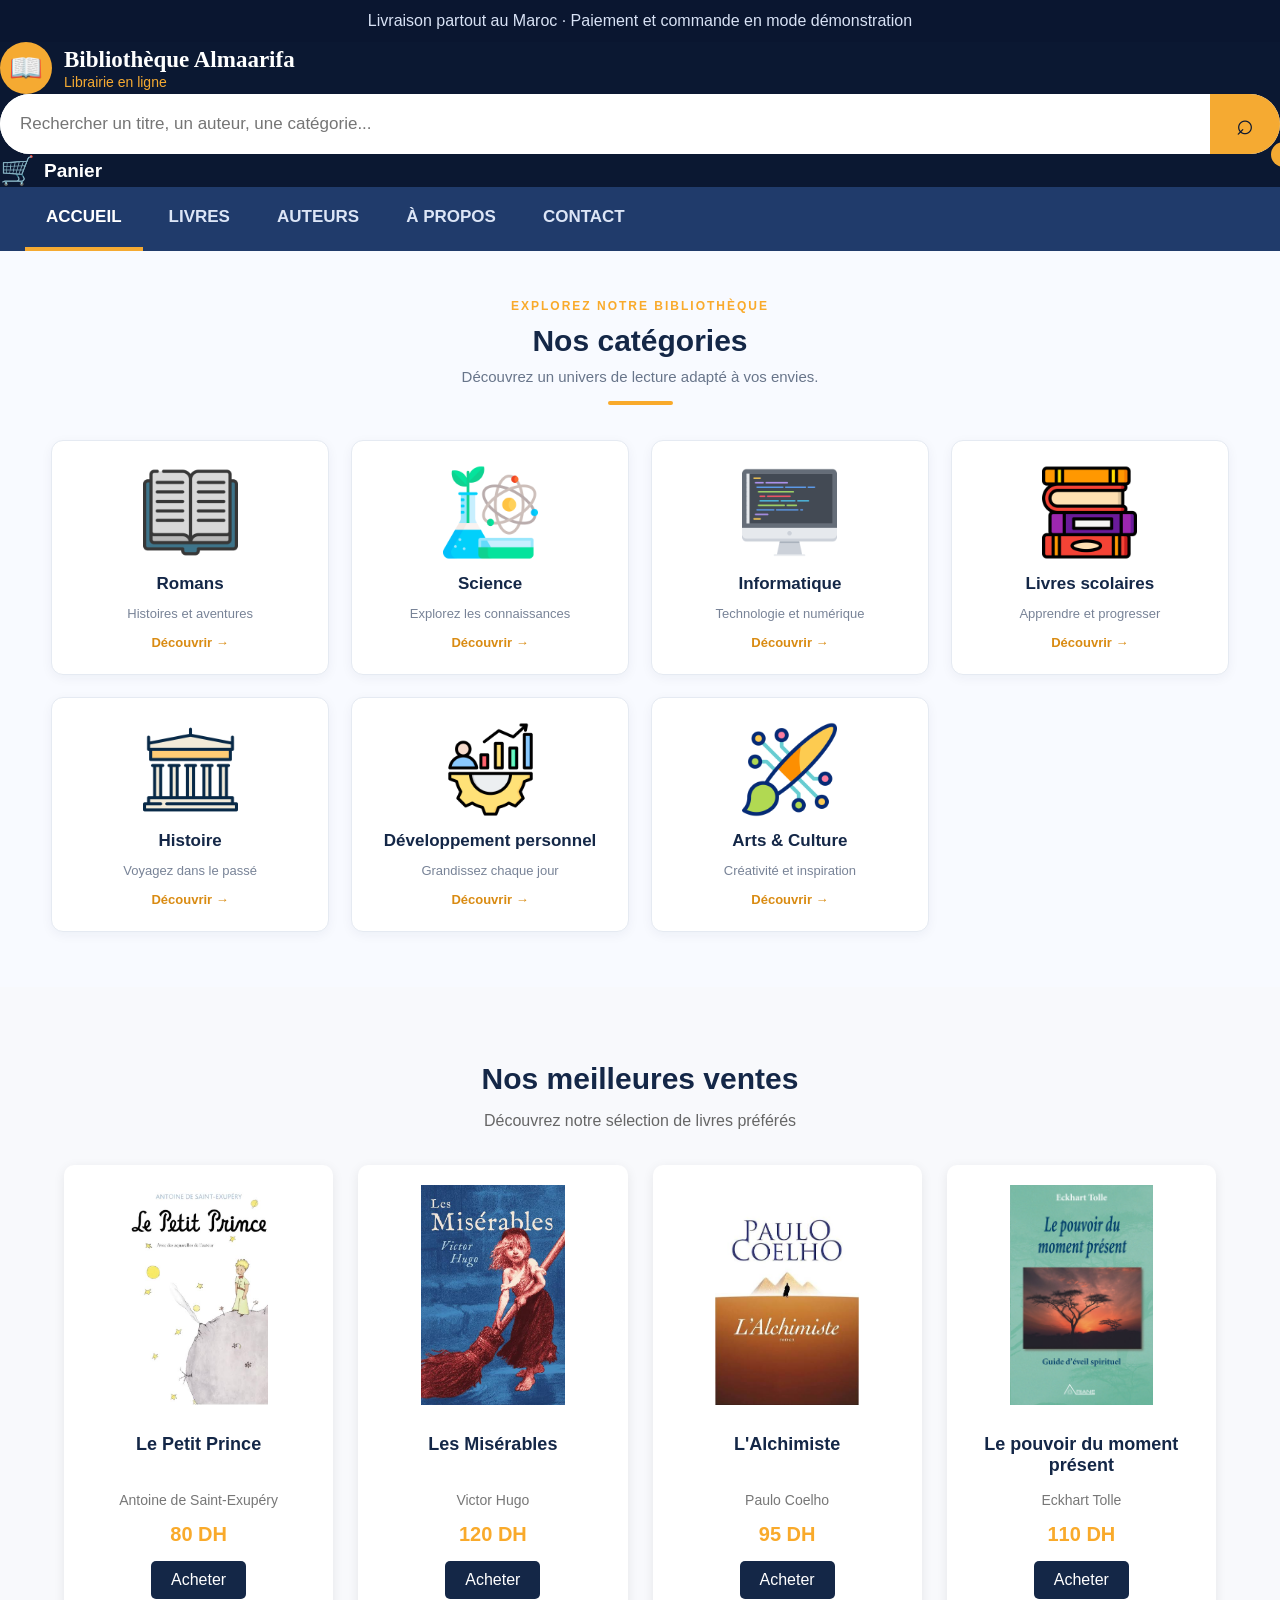
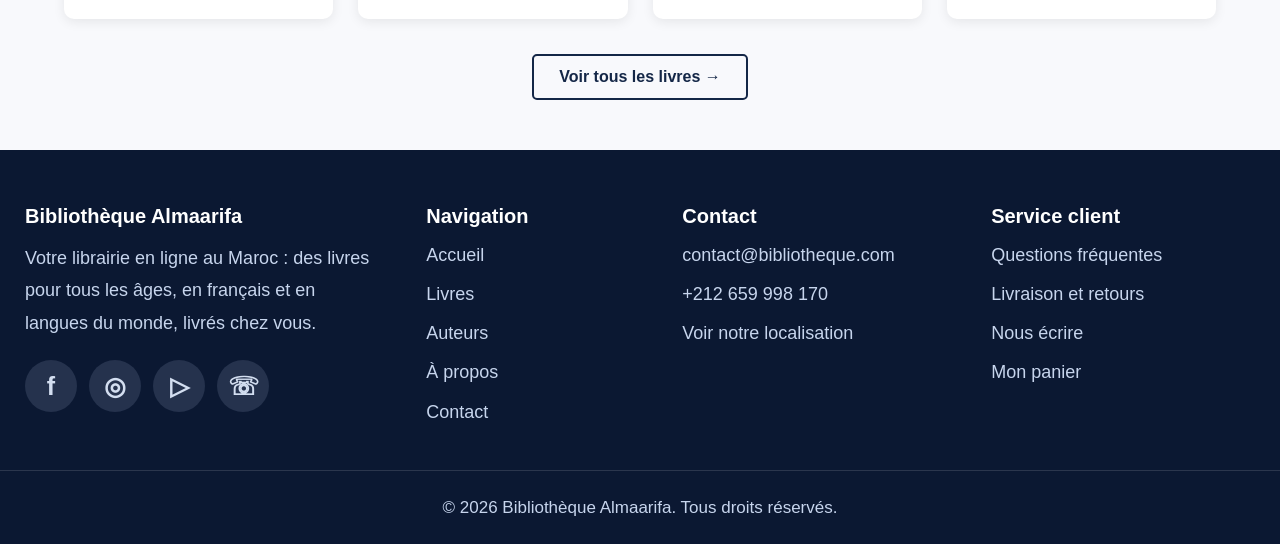
<file: index.html>
<!DOCTYPE html>
<html lang="fr">

<head>
    <meta charset="UTF-8">
    <meta name="viewport" content="width=device-width, initial-scale=1.0">
    <title>Ma Bibliothèque</title>
    <link rel="stylesheet" href="style.css">
</head>

<body>
    <header class="site-header">

        <div class="top-bar">
            Livraison partout au Maroc · Paiement et commande en mode démonstration
        </div>

        <div class="header-main">

            <a href="index.html" class="logo">
                <span class="logo-icon">📖</span>
                <span class="logo-text">
                    <strong>Bibliothèque Almaarifa</strong>
                    <small>Librairie en ligne</small>
                </span>
            </a>

            <form class="search-bar" action="#" method="get">
                <input type="search" name="recherche" placeholder="Rechercher un titre, un auteur, une catégorie...">
                <button type="submit" aria-label="Rechercher">⌕</button>
            </form>

            <a href="#" class="cart">
                <span class="cart-icon">🛒</span>
                <strong>Panier</strong>
                <span class="cart-count">0</span>
            </a>

        </div>

        <nav class="main-nav">
            <div class="nav-container">
                <a href="index.html" class="active">ACCUEIL</a>
                <a href="Livres.html">LIVRES</a>
                <a href="Auteurs.html">AUTEURS</a>
                <a href="À propos.html">À PROPOS</a>
                <a href="contact.html">CONTACT</a>
            </div>
        </nav>
        
        <section class="categories-section" id="categories">

            <div class="categories-header">
                <span class="categories-subtitle">EXPLOREZ NOTRE BIBLIOTHÈQUE</span>
                <h2>Nos catégories</h2>
                <p>Découvrez un univers de lecture adapté à vos envies.</p>
                <div class="categories-line"></div>
            </div>

            <div class="categories-container">

                <a href="Livres.html" class="category-card">
                    <div class="category-icon">
                        <img src="livre.png" alt="Romans">
                    </div>
                    <h3>Romans</h3>
                    <p>Histoires et aventures</p>
                    <span class="category-link">Découvrir →</span>
                </a>

                <a href="Livres.html" class="category-card">
                    <div class="category-icon">
                        <img src="science.png" alt="Science">
                    </div>
                    <h3>Science</h3>
                    <p>Explorez les connaissances</p>
                    <span class="category-link">Découvrir →</span>
                </a>

                <a href="Livres.html" class="category-card">
                    <div class="category-icon">
                        <img src="programmation.png" alt="Informatique">
                    </div>
                    <h3>Informatique</h3>
                    <p>Technologie et numérique</p>
                    <span class="category-link">Découvrir →</span>
                </a>

                <a href="Livres.html" class="category-card">
                    <div class="category-icon">
                        <img src="pile.livres.png" alt="Livres scolaires">
                    </div>
                    <h3>Livres scolaires</h3>
                    <p>Apprendre et progresser</p>
                    <span class="category-link">Découvrir →</span>
                </a>

                <a href="Livres.html" class="category-card">
                    <div class="category-icon">
                        <img src="histoire.png" alt="Histoire">
                    </div>
                    <h3>Histoire</h3>
                    <p>Voyagez dans le passé</p>
                    <span class="category-link">Découvrir →</span>
                </a>

                <a href="Livres.html" class="category-card">
                    <div class="category-icon">
                        <img src="self-development.png" alt="Développement personnel">
                    </div>
                    <h3>Développement personnel</h3>
                    <p>Grandissez chaque jour</p>
                    <span class="category-link">Découvrir →</span>
                </a>

                <a href="Livres.html" class="category-card">
                    <div class="category-icon">
                        <img src="art-et-technologie.png" alt="Arts et Culture">
                    </div>
                    <h3>Arts &amp; Culture</h3>
                    <p>Créativité et inspiration</p>
                    <span class="category-link">Découvrir →</span>
                </a>

            </div>

        </section>


        <!-- Section Nos meilleures ventes -->
        <section class="meilleures-ventes">

            <h2>Nos meilleures ventes</h2>
            <p class="description">
                Découvrez notre sélection de livres préférés
            </p>

            <div class="livres-container">

                <div class="livre">
                    <img src="images.jpg" alt="Le Petit Prince">
                    <h3>Le Petit Prince</h3>
                    <p class="auteur">Antoine de Saint-Exupéry</p>
                    <p class="prix">80 DH</p>
                    <a href="#" class="btn-acheter">Acheter</a>
                </div>

                <div class="livre">
                    <img src="les mesirables.jpg" alt="Les Misérables">
                    <h3>Les Misérables</h3>
                    <p class="auteur">Victor Hugo</p>
                    <p class="prix">120 DH</p>
                    <a href="#" class="btn-acheter">Acheter</a>
                </div>

                <div class="livre">
                    <img src="lalchimeste.jpg" alt="L'Alchimiste">
                    <h3>L'Alchimiste</h3>
                    <p class="auteur">Paulo Coelho</p>
                    <p class="prix">95 DH</p>
                    <a href="#" class="btn-acheter">Acheter</a>
                </div>

                <div class="livre">
                    <img src="le-pouvoir-du-moment-present.jpg" alt="Le pouvoir du moment présent">
                    <h3>Le pouvoir du moment présent</h3>
                    <p class="auteur">Eckhart Tolle</p>
                    <p class="prix">110 DH</p>
                    <a href="#" class="btn-acheter">Acheter</a>
                </div>

            </div>

            <a href="Livres.html" class="voir-plus">
                Voir tous les livres →
            </a>

        </section>

        <footer class="site-footer">

            <div class="footer-container">

                <!-- Colonne 1 : Présentation -->
                <div class="footer-column footer-about">
                    <h3>Bibliothèque Almaarifa</h3>

                    <p>
                        Votre librairie en ligne au Maroc : des livres
                        pour tous les âges, en français et en langues
                        du monde, livrés chez vous.
                    </p>

                    <div class="social-links">
                        <a href="#" aria-label="Facebook">f</a>
                        <a href="#" aria-label="Instagram">◎</a>
                        <a href="#" aria-label="YouTube">▷</a>
                        <a href="#" aria-label="WhatsApp">☏</a>
                    </div>
                </div>

                <!-- Colonne 2 : Navigation -->
                <div class="footer-column">
                    <h3>Navigation</h3>
                    <a href="index.html">Accueil</a>
                    <a href="Livres.html">Livres</a>
                    <a href="Auteurs.html">Auteurs</a>
                    <a href="À propos.html">À propos</a>
                    <a href="contact.html">Contact</a>
                </div>

                <!-- Colonne 3 : Contact -->
                <div class="footer-column">
                    <h3>Contact</h3>
                    <a href="mailto:contact@bibliotheque.com">contact@bibliotheque.com</a>
                    <a href="tel:+212659 998 170">+212 659 998 170</a>
                    <a href="https://www.google.com/maps/search/?api=1&query=Agadir+Maroc" target="_blank"> Voir notre
                        localisation</a>
                </div>

                <!-- Colonne 4 : Service client -->
                <div class="footer-column">
                    <h3>Service client</h3>
                    <a href="#">Questions fréquentes</a>
                    <a href="#">Livraison et retours</a>
                    <a href="#">Nous écrire</a>
                    <a href="#">Mon panier</a>
                </div>

            </div>

            <div class="footer-bottom">
                <p>
                    © 2026 Bibliothèque Almaarifa. Tous droits réservés.
                </p>
            </div>

        </footer>
</body>

</html>
</file>
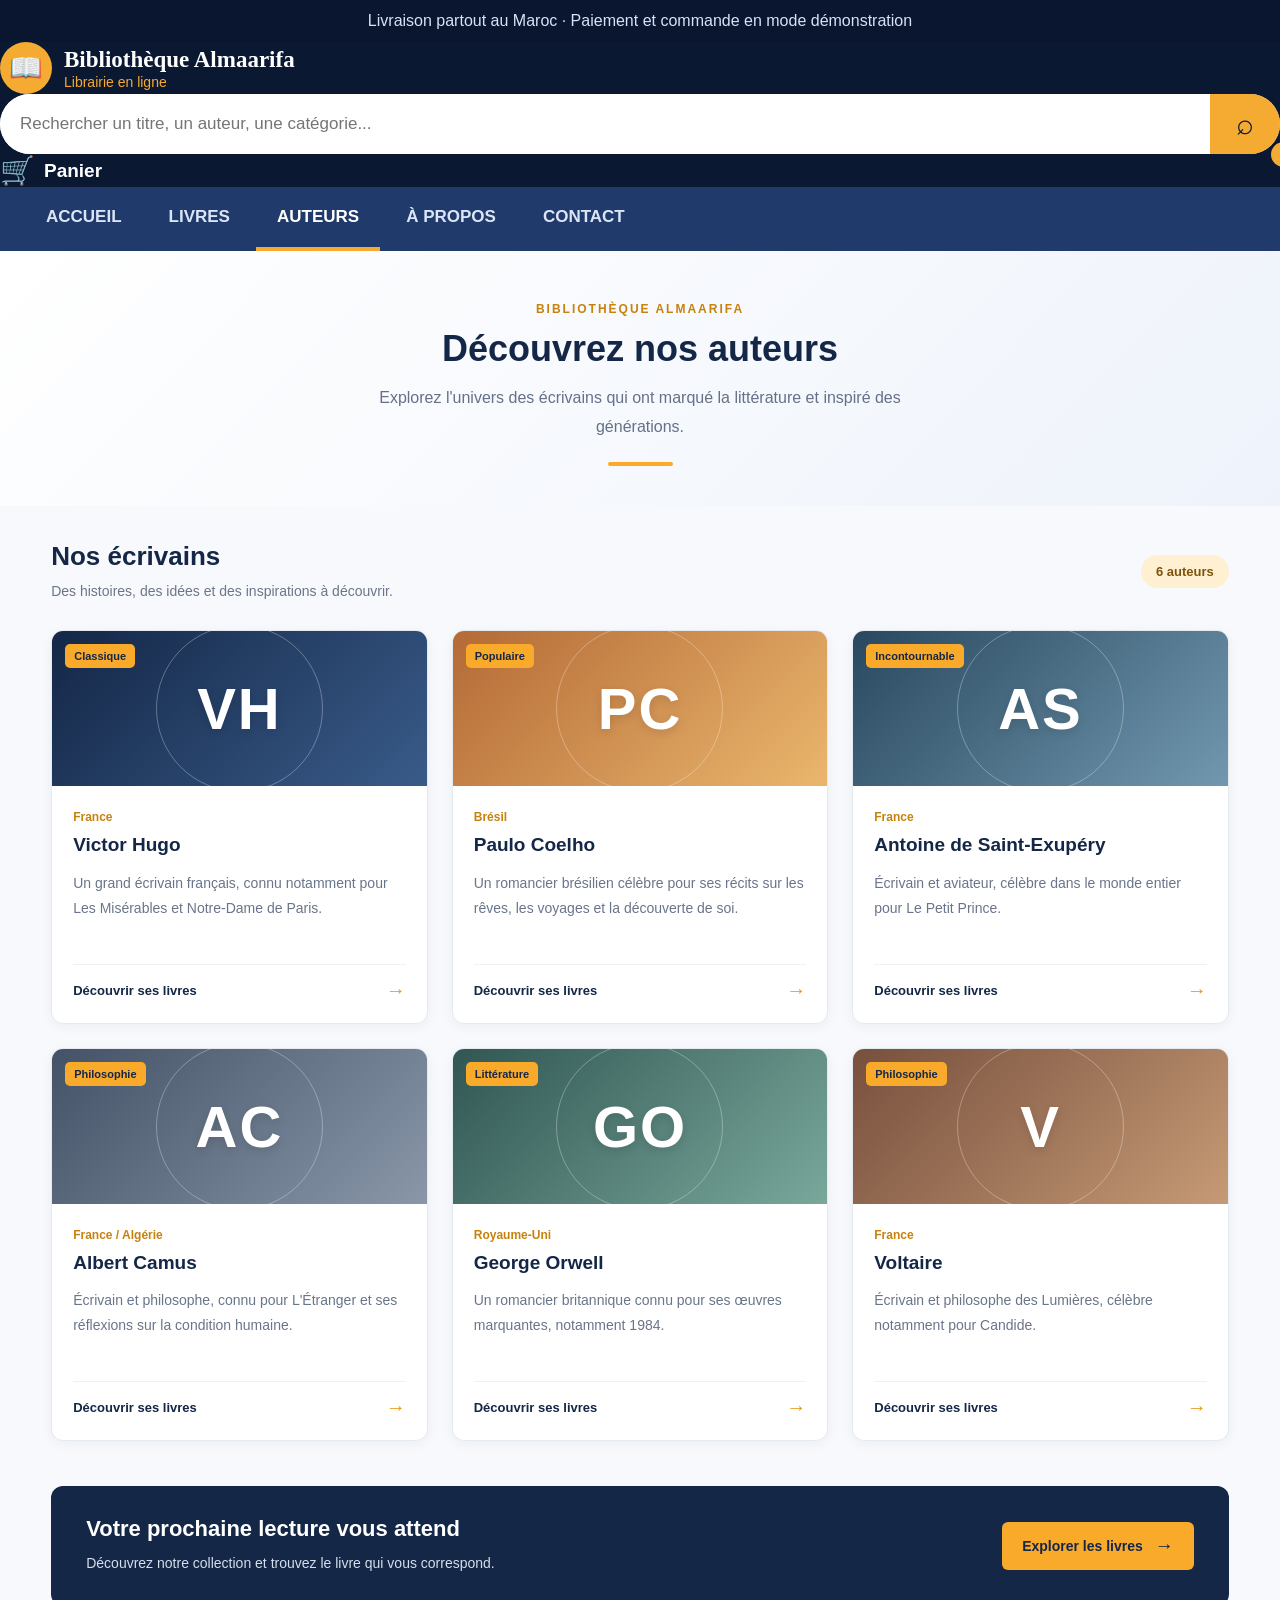
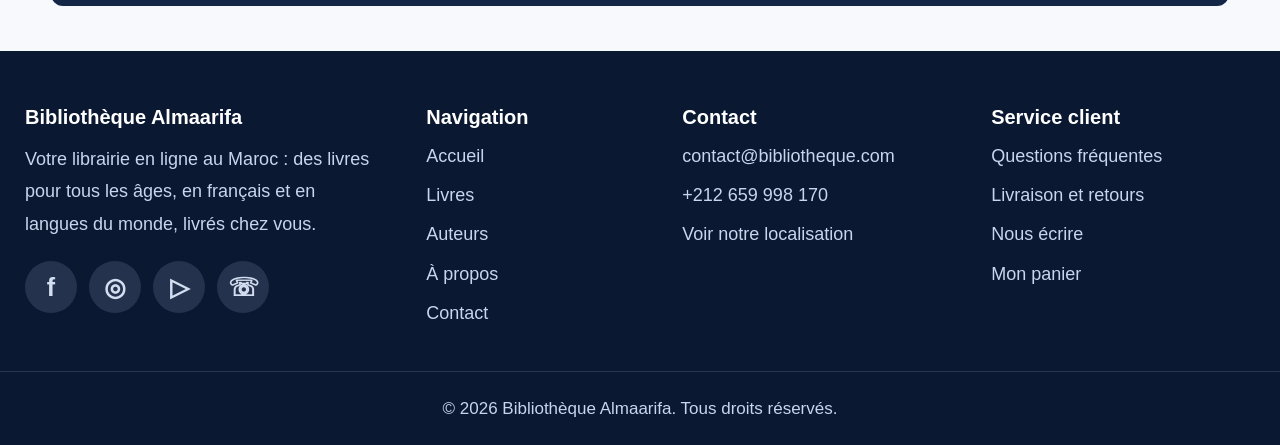
<file: Auteurs.html>
<!DOCTYPE html>
<html lang="fr">
<head>
    <meta charset="UTF-8">
    <meta name="viewport" content="width=device-width, initial-scale=1.0">
    <title>Ma Bibliothèque</title>
    <link rel="stylesheet" href="style.css">
</head>
<body>
  <header class="site-header">

    <div class="top-bar">
        Livraison partout au Maroc · Paiement et commande en mode démonstration
    </div>

    <div class="header-main">

        <a href="index.html" class="logo">
            <span class="logo-icon">📖</span>
            <span class="logo-text">
                <strong>Bibliothèque Almaarifa</strong>
                <small>Librairie en ligne</small>
            </span>
        </a>

        <form class="search-bar" action="#" method="get">
            <input
                type="search"
                name="recherche"
                placeholder="Rechercher un titre, un auteur, une catégorie..."
            >
            <button type="submit" aria-label="Rechercher">⌕</button>
        </form>

        <a href="panier.html" class="cart">
            <span class="cart-icon">🛒</span>
            <strong>Panier</strong>
            <span class="cart-count">0</span>
        </a>

    </div>

    <nav class="main-nav">
        <div class="nav-container">
            <a href="index.html" >ACCUEIL</a>
            <a href="Livres.html">LIVRES</a>
            <a href="Auteurs.html"class="active">AUTEURS</a>
            <a href="À propos.html">À PROPOS</a>
            <a href="contact.html">CONTACT</a>
        </div>
    </nav>
</header>

<!-- ===== PAGE AUTEURS ===== -->
<main class="auteurs-page">

    <!-- En-tête de la page -->
    <section class="auteurs-hero">
        <span class="auteurs-label">BIBLIOTHÈQUE ALMAARIFA</span>

        <h1>Découvrez nos auteurs</h1>

        <p>
            Explorez l'univers des écrivains qui ont marqué
            la littérature et inspiré des générations.
        </p>

        <div class="auteurs-decoration"></div>
    </section>

    <!-- Présentation -->
    <section class="auteurs-content">

        <div class="auteurs-titre">
            <div>
                <h2>Nos écrivains</h2>
                <p>Des histoires, des idées et des inspirations à découvrir.</p>
            </div>

            <span class="auteurs-total">6 auteurs</span>
        </div>

        <!-- Grille des auteurs -->
        <div class="auteurs-grid">

            <!-- Auteur 1 -->
            <article class="auteur-card">
                <div class="auteur-visuel avatar-vh">
                    <span class="auteur-initiales">VH</span>
                    <span class="auteur-badge">Classique</span>
                </div>

                <div class="auteur-info">
                    <span class="auteur-pays">France</span>
                    <h3>Victor Hugo</h3>
                    <p>
                        Un grand écrivain français, connu notamment
                        pour Les Misérables et Notre-Dame de Paris.
                    </p>

                    <a href="Livres.html" class="auteur-link">
                        Découvrir ses livres <span>→</span>
                    </a>
                </div>
            </article>

            <!-- Auteur 2 -->
            <article class="auteur-card">
                <div class="auteur-visuel avatar-pc">
                    <span class="auteur-initiales">PC</span>
                    <span class="auteur-badge">Populaire</span>
                </div>

                <div class="auteur-info">
                    <span class="auteur-pays">Brésil</span>
                    <h3>Paulo Coelho</h3>
                    <p>
                        Un romancier brésilien célèbre pour ses récits
                        sur les rêves, les voyages et la découverte de soi.
                    </p>

                    <a href="Livres.html" class="auteur-link">
                        Découvrir ses livres <span>→</span>
                    </a>
                </div>
            </article>

            <!-- Auteur 3 -->
            <article class="auteur-card">
                <div class="auteur-visuel avatar-as">
                    <span class="auteur-initiales">AS</span>
                    <span class="auteur-badge">Incontournable</span>
                </div>

                <div class="auteur-info">
                    <span class="auteur-pays">France</span>
                    <h3>Antoine de Saint-Exupéry</h3>
                    <p>
                        Écrivain et aviateur, célèbre dans le monde
                        entier pour Le Petit Prince.
                    </p>

                    <a href="Livres.html" class="auteur-link">
                        Découvrir ses livres <span>→</span>
                    </a>
                </div>
            </article>

            <!-- Auteur 4 -->
            <article class="auteur-card">
                <div class="auteur-visuel avatar-ac">
                    <span class="auteur-initiales">AC</span>
                    <span class="auteur-badge">Philosophie</span>
                </div>

                <div class="auteur-info">
                    <span class="auteur-pays">France / Algérie</span>
                    <h3>Albert Camus</h3>
                    <p>
                        Écrivain et philosophe, connu pour L'Étranger
                        et ses réflexions sur la condition humaine.
                    </p>

                    <a href="Livres.html" class="auteur-link">
                        Découvrir ses livres <span>→</span>
                    </a>
                </div>
            </article>

            <!-- Auteur 5 -->
            <article class="auteur-card">
                <div class="auteur-visuel avatar-go">
                    <span class="auteur-initiales">GO</span>
                    <span class="auteur-badge">Littérature</span>
                </div>

                <div class="auteur-info">
                    <span class="auteur-pays">Royaume-Uni</span>
                    <h3>George Orwell</h3>
                    <p>
                        Un romancier britannique connu pour ses œuvres
                        marquantes, notamment 1984.
                    </p>

                    <a href="Livres.html" class="auteur-link">
                        Découvrir ses livres <span>→</span>
                    </a>
                </div>
            </article>

            <!-- Auteur 6 -->
            <article class="auteur-card">
                <div class="auteur-visuel avatar-v">
                    <span class="auteur-initiales">V</span>
                    <span class="auteur-badge">Philosophie</span>
                </div>

                <div class="auteur-info">
                    <span class="auteur-pays">France</span>
                    <h3>Voltaire</h3>
                    <p>
                        Écrivain et philosophe des Lumières, célèbre
                        notamment pour Candide.
                    </p>

                    <a href="Livres.html" class="auteur-link">
                        Découvrir ses livres <span>→</span>
                    </a>
                </div>
            </article>

        </div>
    </section>

    <!-- Invitation à découvrir les livres -->
    <section class="auteurs-cta">
        <div>
            <h2>Votre prochaine lecture vous attend</h2>
            <p>
                Découvrez notre collection et trouvez le livre
                qui vous correspond.
            </p>
        </div>

        <a href="Livres.html" class="cta-button">
            Explorer les livres <span>→</span>
        </a>
    </section>

</main>
<!-- ===== FIN PAGE AUTEURS ===== -->

<footer class="site-footer">

    <div class="footer-container">

        <!-- Colonne 1 : Présentation -->
        <div class="footer-column footer-about">
            <h3>Bibliothèque Almaarifa</h3>

            <p>
                Votre librairie en ligne au Maroc : des livres
                pour tous les âges, en français et en langues
                du monde, livrés chez vous.
            </p>

            <div class="social-links">
                <a href="#" aria-label="Facebook">f</a>
                <a href="#" aria-label="Instagram">◎</a>
                <a href="#" aria-label="YouTube">▷</a>
                <a href="#" aria-label="WhatsApp">☏</a>
            </div>
        </div>

        <!-- Colonne 2 : Navigation -->
        <div class="footer-column">
            <h3>Navigation</h3>
            <a href="index.html">Accueil</a>
            <a href="Livres.html">Livres</a>
            <a href="Auteurs.html">Auteurs</a>
            <a href="À propos.html">À propos</a>
            <a href="contact.html">Contact</a>
        </div>
        <!-- Colonne 3 : Contact -->
                <div class="footer-column">
                    <h3>Contact</h3>
                    <a href="mailto:contact@bibliotheque.com">contact@bibliotheque.com</a>
                    <a href="tel:+212659 998 170">+212 659 998 170</a>
                    <a href="https://www.google.com/maps/search/?api=1&query=Agadir+Maroc" target="_blank"> Voir notre
                        localisation</a>
                </div>

                <!-- Colonne 4 : Service client -->
                <div class="footer-column">
                    <h3>Service client</h3>
                    <a href="#">Questions fréquentes</a>
                    <a href="#">Livraison et retours</a>
                    <a href="#">Nous écrire</a>
                    <a href="#">Mon panier</a>
                </div>

            </div>

            <div class="footer-bottom">
                <p>
                    © 2026 Bibliothèque Almaarifa. Tous droits réservés.
                </p>
            </div>

</footer>
</body>
</html>
</file>
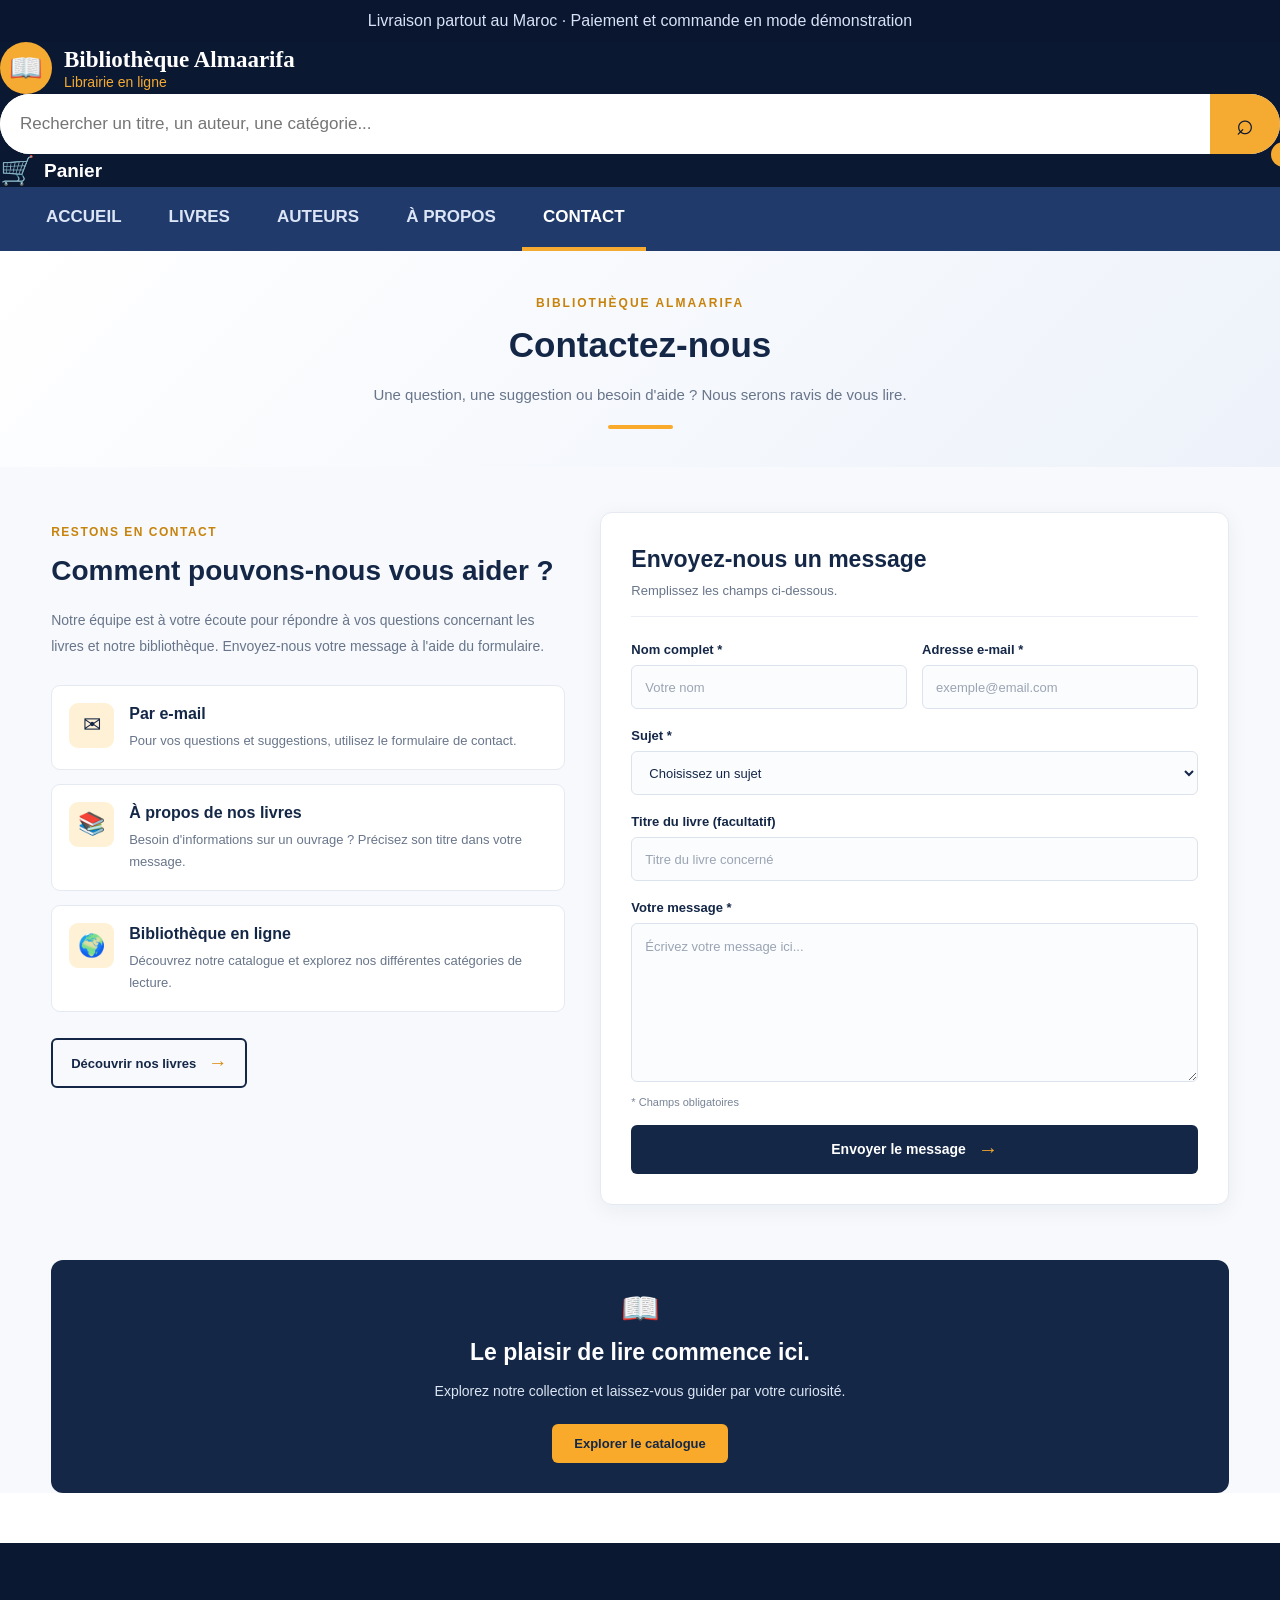
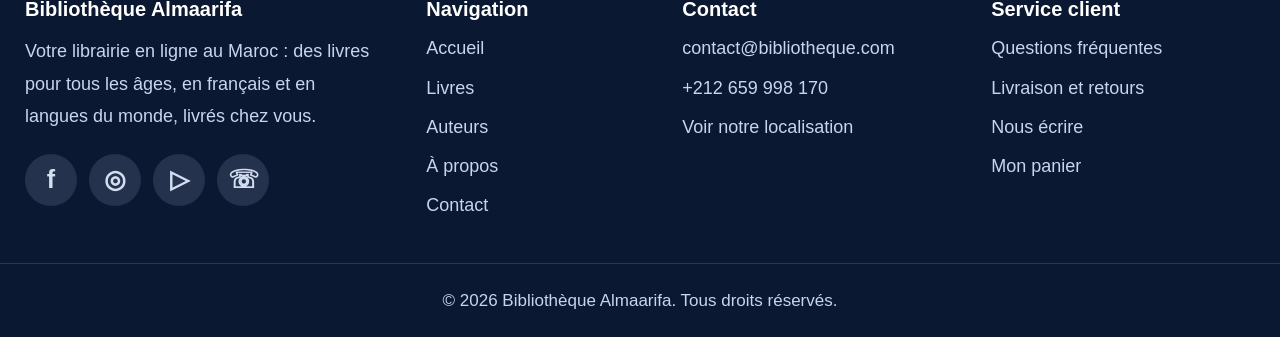
<file: contact.html>
<!DOCTYPE html>
<html lang="fr">
<head>
    <meta charset="UTF-8">
    <meta name="viewport" content="width=device-width, initial-scale=1.0">
    <title>Ma Bibliothèque</title>
    <link rel="stylesheet" href="style.css">
</head>
<body>
  <header class="site-header">

    <div class="top-bar">
        Livraison partout au Maroc · Paiement et commande en mode démonstration
    </div>

    <div class="header-main">

        <a href="index.html" class="logo">
            <span class="logo-icon">📖</span>
            <span class="logo-text">
                <strong>Bibliothèque Almaarifa</strong>
                <small>Librairie en ligne</small>
            </span>
        </a>

        <form class="search-bar" action="#" method="get">
            <input
                type="search"
                name="recherche"
                placeholder="Rechercher un titre, un auteur, une catégorie..."
            >
            <button type="submit" aria-label="Rechercher">⌕</button>
        </form>

        <a href="panier.html" class="cart">
            <span class="cart-icon">🛒</span>
            <strong>Panier</strong>
            <span class="cart-count">0</span>
        </a>

    </div>

    <nav class="main-nav">
        <div class="nav-container">
            <a href="index.html" >ACCUEIL</a>
            <a href="Livres.html">LIVRES</a>
            <a href="Auteurs.html">AUTEURS</a>
            <a href="À propos.html">À PROPOS</a>
            <a href="contact.html"class="active">CONTACT</a>
        </div>
    </nav>
</header>

<!-- ===== PAGE CONTACT ===== -->
<main class="contact-page">

    <!-- En-tête -->
    <section class="contact-hero">
        <span class="contact-label">BIBLIOTHÈQUE ALMAARIFA</span>

        <h1>Contactez-nous</h1>

        <p>
            Une question, une suggestion ou besoin d'aide ?
            Nous serons ravis de vous lire.
        </p>

        <div class="contact-decoration"></div>
    </section>

    <!-- Contenu principal -->
    <section class="contact-container">

        <!-- Informations -->
        <div class="contact-informations">

            <span class="contact-small-title">RESTONS EN CONTACT</span>

            <h2>Comment pouvons-nous vous aider ?</h2>

            <p class="contact-intro">
                Notre équipe est à votre écoute pour répondre à vos
                questions concernant les livres et notre bibliothèque.
                Envoyez-nous votre message à l'aide du formulaire.
            </p>

            <!-- Carte 1 -->
            <div class="contact-info-card">
                <div class="contact-info-icon">✉</div>

                <div>
                    <h3>Par e-mail</h3>
                    <p>
                        Pour vos questions et suggestions,
                        utilisez le formulaire de contact.
                    </p>
                </div>
            </div>

            <!-- Carte 2 -->
            <div class="contact-info-card">
                <div class="contact-info-icon">📚</div>

                <div>
                    <h3>À propos de nos livres</h3>
                    <p>
                        Besoin d'informations sur un ouvrage ?
                        Précisez son titre dans votre message.
                    </p>
                </div>
            </div>

            <!-- Carte 3 -->
            <div class="contact-info-card">
                <div class="contact-info-icon">🌍</div>

                <div>
                    <h3>Bibliothèque en ligne</h3>
                    <p>
                        Découvrez notre catalogue et explorez
                        nos différentes catégories de lecture.
                    </p>
                </div>
            </div>

            <a href="Livres.html" class="contact-catalogue-btn">
                Découvrir nos livres <span>→</span>
            </a>

        </div>

        <!-- Formulaire -->
        <div class="contact-form-card">

            <div class="contact-form-header">
                <h2>Envoyez-nous un message</h2>
                <p>Remplissez les champs ci-dessous.</p>
            </div>

            <form class="contact-form" action="#" method="post">

                <div class="contact-form-row">

                    <div class="contact-field">
                        <label for="nom">Nom complet *</label>
                        <input
                            type="text"
                            id="nom"
                            name="nom"
                            placeholder="Votre nom"
                            autocomplete="name"
                            required>
                    </div>

                    <div class="contact-field">
                        <label for="email">Adresse e-mail *</label>
                        <input
                            type="email"
                            id="email"
                            name="email"
                            placeholder="exemple@email.com"
                            autocomplete="email"
                            required>
                    </div>

                </div>

                <div class="contact-field">
                    <label for="sujet">Sujet *</label>

                    <select id="sujet" name="sujet" required>
                        <option value="" disabled selected>
                            Choisissez un sujet
                        </option>
                        <option value="livre">Question sur un livre</option>
                        <option value="commande">Question sur une commande</option>
                        <option value="suggestion">Suggestion</option>
                        <option value="probleme">Problème technique</option>
                        <option value="autre">Autre demande</option>
                    </select>
                </div>

                <div class="contact-field">
                    <label for="livre">Titre du livre (facultatif)</label>
                    <input
                        type="text"
                        id="livre"
                        name="livre"
                        placeholder="Titre du livre concerné">
                </div>

                <div class="contact-field">
                    <label for="message">Votre message *</label>
                    <textarea
                        id="message"
                        name="message"
                        rows="6"
                        placeholder="Écrivez votre message ici..."
                        required></textarea>
                </div>

                <p class="contact-required">
                    * Champs obligatoires
                </p>

                <button type="submit" class="contact-submit">
                    Envoyer le message <span>→</span>
                </button>

            </form>

        </div>

    </section>

    <!-- Section finale -->
    <section class="contact-bottom">
        <div class="contact-bottom-icon">📖</div>

        <h2>Le plaisir de lire commence ici.</h2>

        <p>
            Explorez notre collection et laissez-vous guider
            par votre curiosité.
        </p>

        <a href="Livres.html" class="contact-bottom-btn">
            Explorer le catalogue
        </a>
    </section>

</main>
<!-- ===== FIN PAGE CONTACT ===== -->

<footer class="site-footer">

    <div class="footer-container">

        <!-- Colonne 1 : Présentation -->
        <div class="footer-column footer-about">
            <h3>Bibliothèque Almaarifa</h3>

            <p>
                Votre librairie en ligne au Maroc : des livres
                pour tous les âges, en français et en langues
                du monde, livrés chez vous.
            </p>

            <div class="social-links">
                <a href="#" aria-label="Facebook">f</a>
                <a href="#" aria-label="Instagram">◎</a>
                <a href="#" aria-label="YouTube">▷</a>
                <a href="#" aria-label="WhatsApp">☏</a>
            </div>
        </div>

        <!-- Colonne 2 : Navigation -->
        <div class="footer-column">
            <h3>Navigation</h3>
            <a href="index.html">Accueil</a>
            <a href="Livres.html">Livres</a>
            <a href="Auteurs.html">Auteurs</a>
            <a href="À propos.html">À propos</a>
            <a href="contact.html">Contact</a>
        </div>

       <!-- Colonne 3 : Contact -->
                <div class="footer-column">
                    <h3>Contact</h3>
                    <a href="mailto:contact@bibliotheque.com">contact@bibliotheque.com</a>
                    <a href="tel:+212659 998 170">+212 659 998 170</a>
                    <a href="https://www.google.com/maps/search/?api=1&query=Agadir+Maroc" target="_blank"> Voir notre
                        localisation</a>
                </div>

                <!-- Colonne 4 : Service client -->
                <div class="footer-column">
                    <h3>Service client</h3>
                    <a href="#">Questions fréquentes</a>
                    <a href="#">Livraison et retours</a>
                    <a href="#">Nous écrire</a>
                    <a href="#">Mon panier</a>
                </div>

            </div>

            <div class="footer-bottom">
                <p>
                    © 2026 Bibliothèque Almaarifa. Tous droits réservés.
                </p>
            </div>

</footer>
</body>
</html>
</file>
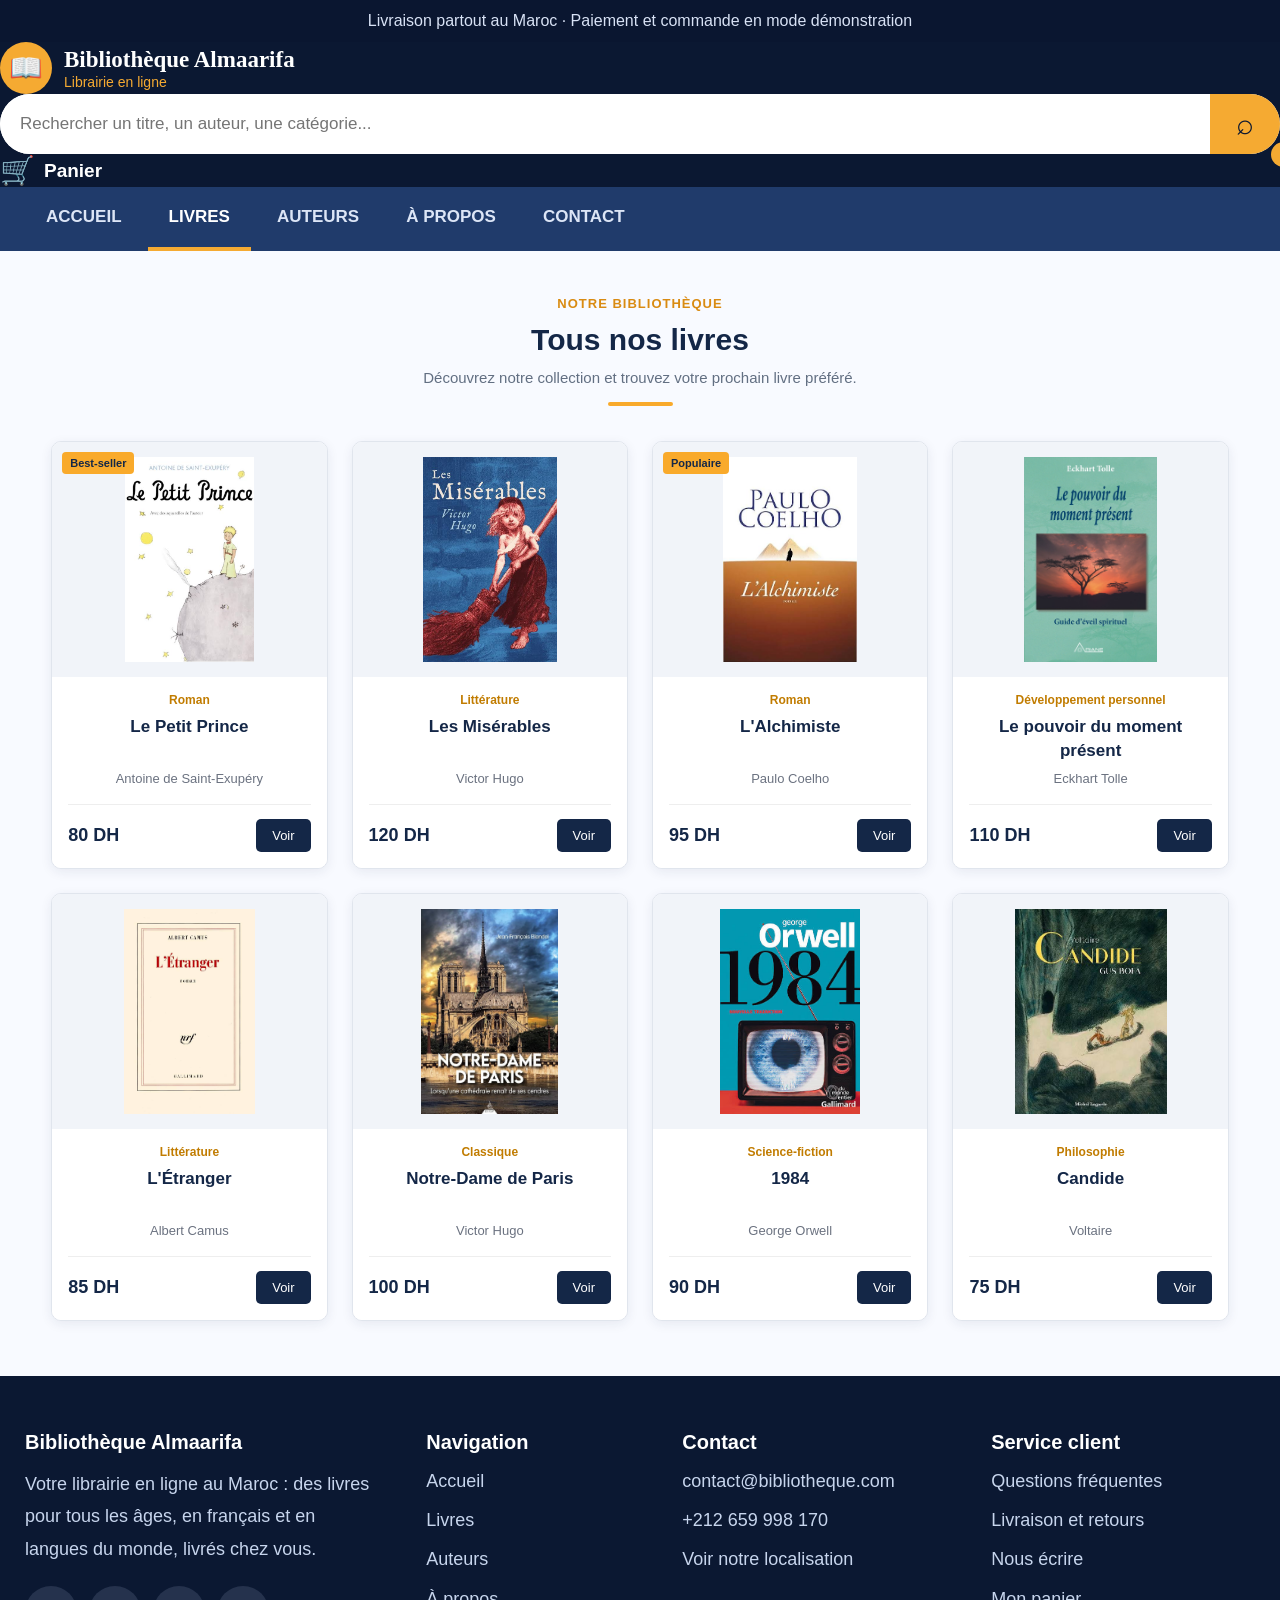
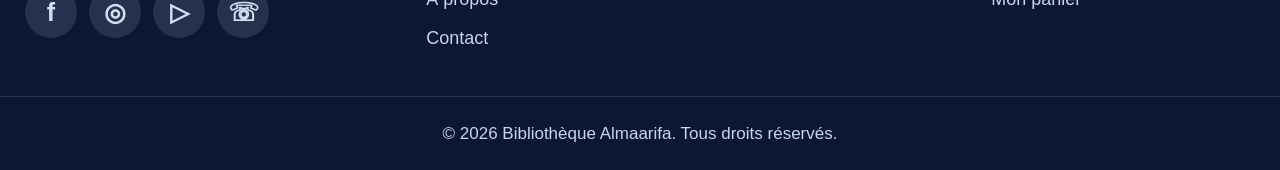
<file: Livres.html>
<!DOCTYPE html>
<html lang="en">
<head>
    <meta charset="UTF-8">
    <meta name="viewport" content="width=device-width, initial-scale=1.0">
    <title>Ma Bibliothèque</title>
    <link rel="stylesheet" href="style.css">
</head>
<body>
   <header class="site-header">

    <div class="top-bar">
        Livraison partout au Maroc · Paiement et commande en mode démonstration
    </div>

    <div class="header-main">

        <a href="index.html" class="logo">
            <span class="logo-icon">📖</span>
            <span class="logo-text">
                <strong>Bibliothèque Almaarifa</strong>
                <small>Librairie en ligne</small>
            </span>
        </a>

        <form class="search-bar" action="#" method="get">
            <input
                type="search"
                name="recherche"
                placeholder="Rechercher un titre, un auteur, une catégorie..."
            >
            <button type="submit" aria-label="Rechercher">⌕</button>
        </form>

        <a href="panier.html" class="cart">
            <span class="cart-icon">🛒</span>
            <strong>Panier</strong>
            <span class="cart-count">0</span>
        </a>

    </div>

    <nav class="main-nav">
        <div class="nav-container">
            <a href="index.html" >ACCUEIL</a>
            <a href="Livres.html" class="active">LIVRES</a>
            <a href="Auteurs.html">AUTEURS</a>
            <a href="À propos.html">À PROPOS</a>
            <a href="contact.html">CONTACT</a>
        </div>
    </nav> 
   </header>
   
<!-- Section Tous nos livres -->
<section class="meilleures-ventes" id="tous-les-livres">

    <div class="section-header">
        <span class="section-subtitle">NOTRE BIBLIOTHÈQUE</span>
        <h2>Tous nos livres</h2>
        <p>Découvrez notre collection et trouvez votre prochain livre préféré.</p>
        <div class="titre-decoration"></div>
    </div>

    <div class="livres-container">

        <!-- Livre 1 -->
        <article class="livre-card">
            <div class="livre-image">
                <span class="badge-livre">Best-seller</span>
                <img src="images.jpg" alt="Le Petit Prince">
            </div>
            <div class="livre-info">
                <p class="livre-categorie">Roman</p>
                <h3>Le Petit Prince</h3>
                <p class="livre-auteur">Antoine de Saint-Exupéry</p>
                <div class="livre-bas">
                    <span class="livre-prix">80 DH</span>
                    <a href="#" class="btn-livre">Voir</a>
                </div>
            </div>
        </article>

        <!-- Livre 2 -->
        <article class="livre-card">
            <div class="livre-image">
                <img src="les mesirables.jpg" alt="Les Misérables">
            </div>
            <div class="livre-info">
                <p class="livre-categorie">Littérature</p>
                <h3>Les Misérables</h3>
                <p class="livre-auteur">Victor Hugo</p>
                <div class="livre-bas">
                    <span class="livre-prix">120 DH</span>
                    <a href="#" class="btn-livre">Voir</a>
                </div>
            </div>
        </article>

        <!-- Livre 3 -->
        <article class="livre-card">
            <div class="livre-image">
                <span class="badge-livre">Populaire</span>
                <img src="lalchimeste.jpg" alt="L'Alchimiste">
            </div>
            <div class="livre-info">
                <p class="livre-categorie">Roman</p>
                <h3>L'Alchimiste</h3>
                <p class="livre-auteur">Paulo Coelho</p>
                <div class="livre-bas">
                    <span class="livre-prix">95 DH</span>
                    <a href="#" class="btn-livre">Voir</a>
                </div>
            </div>
        </article>

        <!-- Livre 4 -->
        <article class="livre-card">
            <div class="livre-image">
                <img src="le-pouvoir-du-moment-present.jpg"
                     alt="Le pouvoir du moment présent">
            </div>
            <div class="livre-info">
                <p class="livre-categorie">Développement personnel</p>
                <h3>Le pouvoir du moment présent</h3>
                <p class="livre-auteur">Eckhart Tolle</p>
                <div class="livre-bas">
                    <span class="livre-prix">110 DH</span>
                    <a href="#" class="btn-livre">Voir</a>
                </div>
            </div>
        </article>

        <!-- Livre 5 -->
        <article class="livre-card">
            <div class="livre-image">
                <img src="letranger.jpg" alt="L'Étranger">
            </div>
            <div class="livre-info">
                <p class="livre-categorie">Littérature</p>
                <h3>L'Étranger</h3>
                <p class="livre-auteur">Albert Camus</p>
                <div class="livre-bas">
                    <span class="livre-prix">85 DH</span>
                    <a href="#" class="btn-livre">Voir</a>
                </div>
            </div>
        </article>

        <!-- Livre 6 -->
        <article class="livre-card">
            <div class="livre-image">
                <img src="notre dame de paris.jpg" alt="Notre dame de paris ">
            </div>
            <div class="livre-info">
                <p class="livre-categorie">Classique</p>
                <h3>Notre-Dame de Paris</h3>
                <p class="livre-auteur">Victor Hugo</p>
                <div class="livre-bas">
                    <span class="livre-prix">100 DH</span>
                    <a href="#" class="btn-livre">Voir</a>
                </div>
            </div>
        </article>

        <!-- Livre 7 -->
        <article class="livre-card">
            <div class="livre-image">
                <img src="1984.jpg" alt="1984">
            </div>
            <div class="livre-info">
                <p class="livre-categorie">Science-fiction</p>
                <h3>1984</h3>
                <p class="livre-auteur">George Orwell</p>
                <div class="livre-bas">
                    <span class="livre-prix">90 DH</span>
                    <a href="#" class="btn-livre">Voir</a>
                </div>
            </div>
        </article>

        <!-- Livre 8 -->
        <article class="livre-card">
            <div class="livre-image">
                <img src="candide.jpg" alt="Candide">
            </div>
            <div class="livre-info">
                <p class="livre-categorie">Philosophie</p>
                <h3>Candide</h3>
                <p class="livre-auteur">Voltaire</p>
                <div class="livre-bas">
                    <span class="livre-prix">75 DH</span>
                    <a href="#" class="btn-livre">Voir</a>
                </div>
            </div>
        </article>

    </div>

</section>
    <footer class="site-footer">

    <div class="footer-container">

        <!-- Colonne 1 : Présentation -->
        <div class="footer-column footer-about">
            <h3>Bibliothèque Almaarifa</h3>

            <p>
                Votre librairie en ligne au Maroc : des livres
                pour tous les âges, en français et en langues
                du monde, livrés chez vous.
            </p>

            <div class="social-links">
                <a href="#" aria-label="Facebook">f</a>
                <a href="#" aria-label="Instagram">◎</a>
                <a href="#" aria-label="YouTube">▷</a>
                <a href="#" aria-label="WhatsApp">☏</a>
            </div>
        </div>

        <!-- Colonne 2 : Navigation -->
        <div class="footer-column">
            <h3>Navigation</h3>
            <a href="index.html">Accueil</a>
            <a href="Livres.html">Livres</a>
            <a href="Auteurs.html">Auteurs</a>
            <a href="À propos.html">À propos</a>
            <a href="contact.html">Contact</a>
        </div>

        <!-- Colonne 3 : Contact -->
                <div class="footer-column">
                    <h3>Contact</h3>
                    <a href="mailto:contact@bibliotheque.com">contact@bibliotheque.com</a>
                    <a href="tel:+212659 998 170">+212 659 998 170</a>
                    <a href="https://www.google.com/maps/search/?api=1&query=Agadir+Maroc" target="_blank"> Voir notre
                        localisation</a>
                </div>

                <!-- Colonne 4 : Service client -->
                <div class="footer-column">
                    <h3>Service client</h3>
                    <a href="#">Questions fréquentes</a>
                    <a href="#">Livraison et retours</a>
                    <a href="#">Nous écrire</a>
                    <a href="#">Mon panier</a>
                </div>

            </div>

            <div class="footer-bottom">
                <p>
                    © 2026 Bibliothèque Almaarifa. Tous droits réservés.
                </p>
            </div>

</footer> 
</body>
</html>
</file>
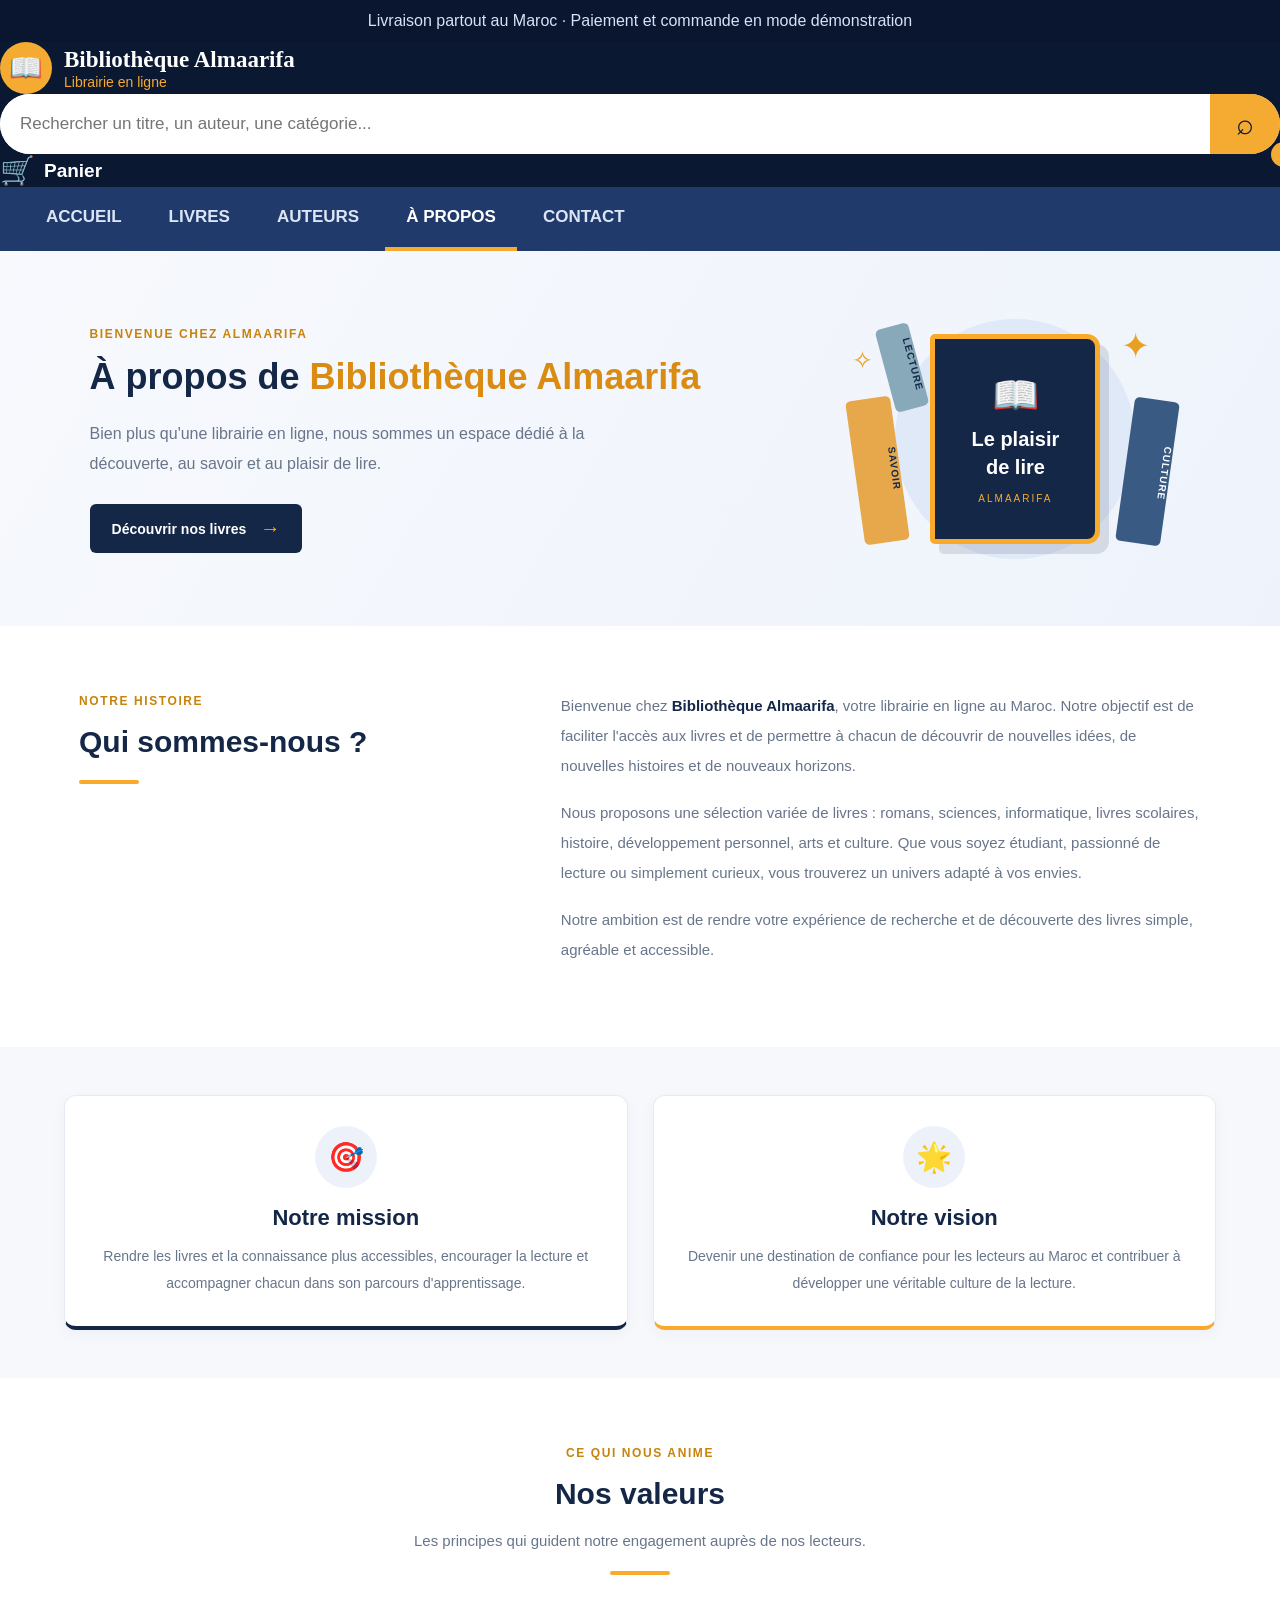
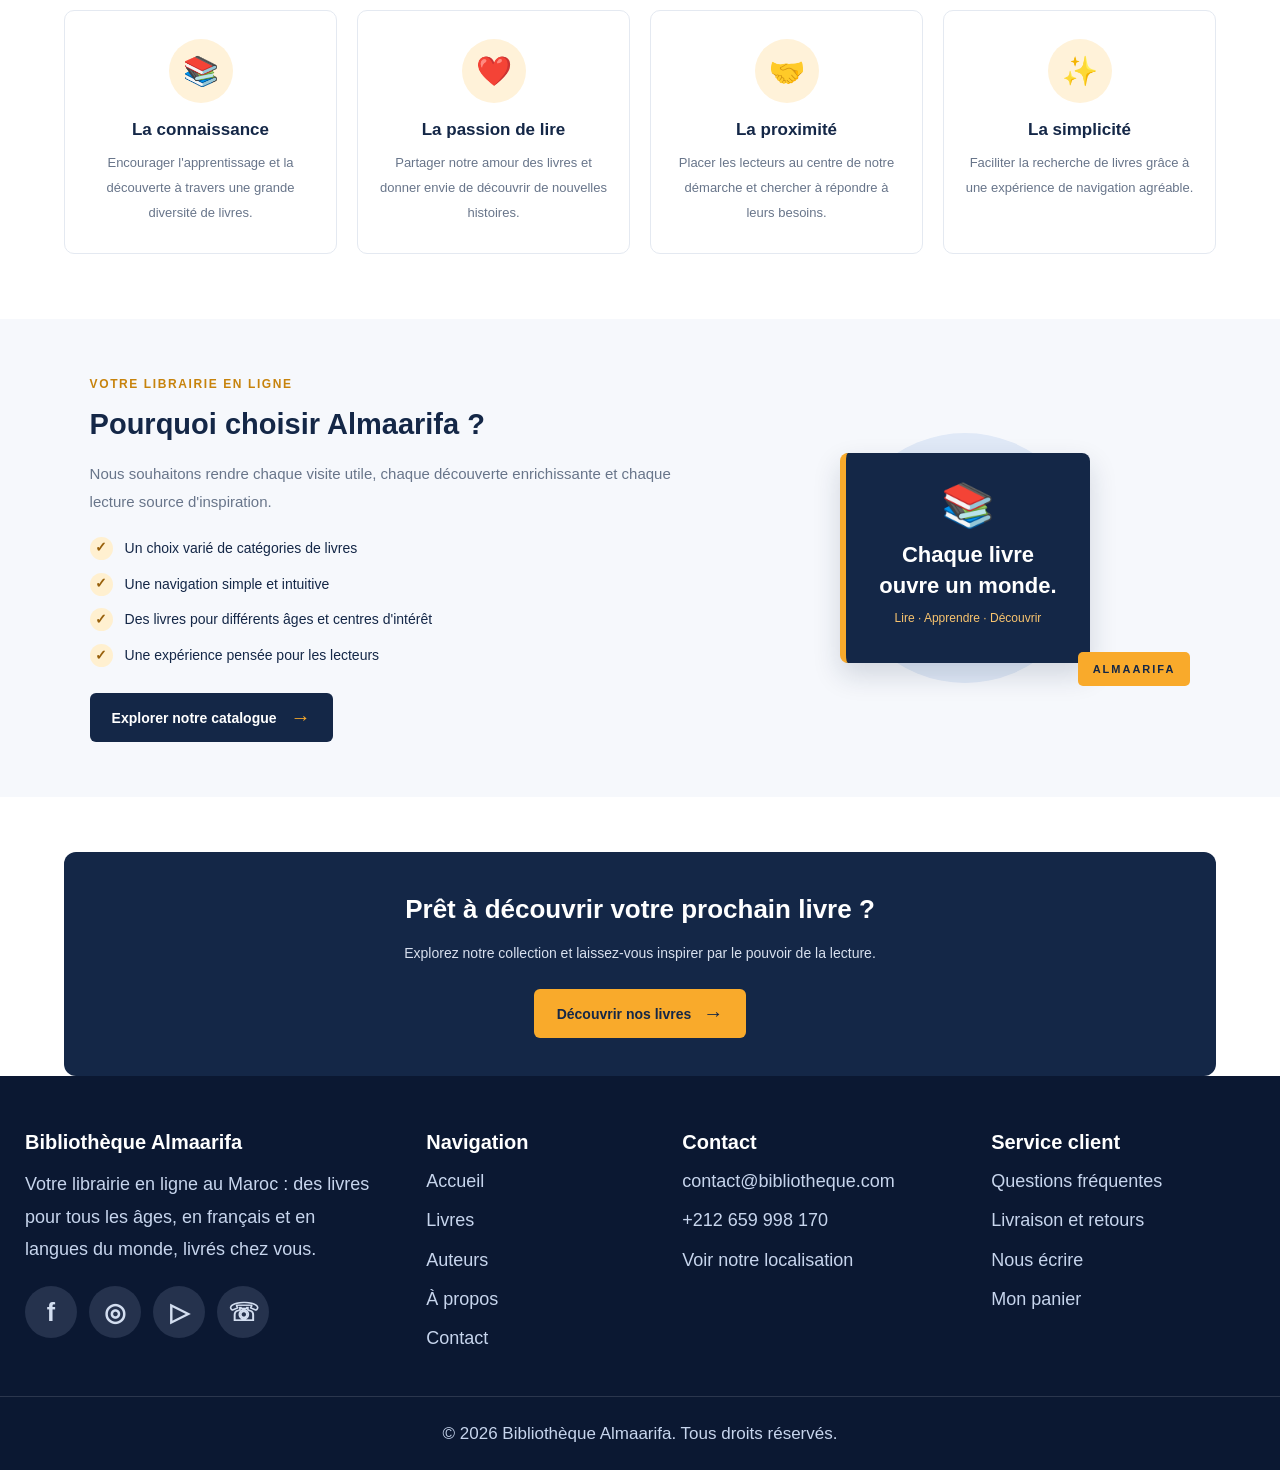
<file: À propos.html>
<!DOCTYPE html>
<html lang="fr">
<head>
    <meta charset="UTF-8">
    <meta name="viewport" content="width=device-width, initial-scale=1.0">
    <title>Ma Bibliothèque</title>
    <link rel="stylesheet" href="style.css">
</head>
<body>
  <header class="site-header">

    <div class="top-bar">
        Livraison partout au Maroc · Paiement et commande en mode démonstration
    </div>

    <div class="header-main">

        <a href="index.html" class="logo">
            <span class="logo-icon">📖</span>
            <span class="logo-text">
                <strong>Bibliothèque Almaarifa</strong>
                <small>Librairie en ligne</small>
            </span>
        </a>

        <form class="search-bar" action="#" method="get">
            <input
                type="search"
                name="recherche"
                placeholder="Rechercher un titre, un auteur, une catégorie..."
            >
            <button type="submit" aria-label="Rechercher">⌕</button>
        </form>

        <a href="panier.html" class="cart">
            <span class="cart-icon">🛒</span>
            <strong>Panier</strong>
            <span class="cart-count">0</span>
        </a>

    </div>

    <nav class="main-nav">
        <div class="nav-container">
            <a href="index.html" >ACCUEIL</a>
            <a href="Livres.html">LIVRES</a>
            <a href="Auteurs.html">AUTEURS</a>
            <a href="À propos.html"class="active">À PROPOS</a>
            <a href="contact.html">CONTACT</a>
        </div>
    </nav>
</header>

<!-- ===== PAGE À PROPOS ===== -->
<main class="apropos-page">

    <!-- Section principale -->
    <section class="apropos-hero">

        <div class="apropos-hero-content">
            <span class="apropos-label">BIENVENUE CHEZ ALMAARIFA</span>

            <h1>À propos de <span>Bibliothèque Almaarifa</span></h1>

            <p>
                Bien plus qu'une librairie en ligne, nous sommes
                un espace dédié à la découverte, au savoir et au
                plaisir de lire.
            </p>

            <a href="Livres.html" class="apropos-btn">
                Découvrir nos livres <span>→</span>
            </a>
        </div>

        <!-- Illustration réalisée en CSS -->
        <div class="apropos-illustration">
            <div class="illustration-cercle"></div>

            <div class="livre-deco livre-deco-1">SAVOIR</div>
            <div class="livre-deco livre-deco-2">CULTURE</div>
            <div class="livre-deco livre-deco-3">LECTURE</div>

            <div class="illustration-livre">
                <span>📖</span>
                <strong>Le plaisir<br>de lire</strong>
                <small>ALMAARIFA</small>
            </div>

            <div class="etoile etoile-1">✦</div>
            <div class="etoile etoile-2">✧</div>
        </div>

    </section>

    <!-- Qui sommes-nous ? -->
    <section class="apropos-intro">

        <div class="apropos-intro-titre">
            <span class="apropos-petit-titre">NOTRE HISTOIRE</span>
            <h2>Qui sommes-nous ?</h2>
            <div class="apropos-trait"></div>
        </div>

        <div class="apropos-intro-texte">
            <p>
                Bienvenue chez <strong>Bibliothèque Almaarifa</strong>,
                votre librairie en ligne au Maroc. Notre objectif est
                de faciliter l'accès aux livres et de permettre à
                chacun de découvrir de nouvelles idées, de nouvelles
                histoires et de nouveaux horizons.
            </p>

            <p>
                Nous proposons une sélection variée de livres :
                romans, sciences, informatique, livres scolaires,
                histoire, développement personnel, arts et culture.
                Que vous soyez étudiant, passionné de lecture ou
                simplement curieux, vous trouverez un univers
                adapté à vos envies.
            </p>

            <p>
                Notre ambition est de rendre votre expérience de
                recherche et de découverte des livres simple,
                agréable et accessible.
            </p>
        </div>

    </section>

    <!-- Mission et vision -->
    <section class="apropos-mission">

        <div class="mission-card">
            <div class="mission-icon">🎯</div>

            <h3>Notre mission</h3>

            <p>
                Rendre les livres et la connaissance plus accessibles,
                encourager la lecture et accompagner chacun dans
                son parcours d'apprentissage.
            </p>
        </div>

        <div class="mission-card mission-card-orange">
            <div class="mission-icon">🌟</div>

            <h3>Notre vision</h3>

            <p>
                Devenir une destination de confiance pour les lecteurs
                au Maroc et contribuer à développer une véritable
                culture de la lecture.
            </p>
        </div>

    </section>

    <!-- Nos valeurs -->
    <section class="apropos-valeurs">

        <div class="valeurs-header">
            <span class="apropos-petit-titre">CE QUI NOUS ANIME</span>

            <h2>Nos valeurs</h2>

            <p>
                Les principes qui guident notre engagement
                auprès de nos lecteurs.
            </p>

            <div class="apropos-trait"></div>
        </div>

        <div class="valeurs-grid">

            <article class="valeur-card">
                <div class="valeur-icon">📚</div>
                <h3>La connaissance</h3>
                <p>
                    Encourager l'apprentissage et la découverte
                    à travers une grande diversité de livres.
                </p>
            </article>

            <article class="valeur-card">
                <div class="valeur-icon">❤️</div>
                <h3>La passion de lire</h3>
                <p>
                    Partager notre amour des livres et donner
                    envie de découvrir de nouvelles histoires.
                </p>
            </article>

            <article class="valeur-card">
                <div class="valeur-icon">🤝</div>
                <h3>La proximité</h3>
                <p>
                    Placer les lecteurs au centre de notre démarche
                    et chercher à répondre à leurs besoins.
                </p>
            </article>

            <article class="valeur-card">
                <div class="valeur-icon">✨</div>
                <h3>La simplicité</h3>
                <p>
                    Faciliter la recherche de livres grâce à
                    une expérience de navigation agréable.
                </p>
            </article>

        </div>

    </section>

    <!-- Pourquoi choisir Almaarifa ? -->
    <section class="apropos-choix">

        <div class="choix-contenu">
            <span class="apropos-petit-titre">VOTRE LIBRAIRIE EN LIGNE</span>

            <h2>Pourquoi choisir Almaarifa ?</h2>

            <p>
                Nous souhaitons rendre chaque visite utile,
                chaque découverte enrichissante et chaque lecture
                source d'inspiration.
            </p>

            <ul class="choix-liste">
                <li>
                    <span class="choix-check">✓</span>
                    Un choix varié de catégories de livres
                </li>

                <li>
                    <span class="choix-check">✓</span>
                    Une navigation simple et intuitive
                </li>

                <li>
                    <span class="choix-check">✓</span>
                    Des livres pour différents âges et centres d'intérêt
                </li>

                <li>
                    <span class="choix-check">✓</span>
                    Une expérience pensée pour les lecteurs
                </li>
            </ul>

            <a href="Livres.html" class="apropos-btn">
                Explorer notre catalogue <span>→</span>
            </a>
        </div>

        <div class="choix-visuel">
            <div class="choix-grand-cercle"></div>

            <div class="choix-livre">
                <span>📚</span>
                <h3>Chaque livre<br>ouvre un monde.</h3>
                <p>Lire · Apprendre · Découvrir</p>
            </div>

            <span class="choix-decoration">ALMAARIFA</span>
        </div>

    </section>

    <!-- Appel à l'action -->
    <section class="apropos-cta">

        <h2>Prêt à découvrir votre prochain livre ?</h2>

        <p>
            Explorez notre collection et laissez-vous inspirer
            par le pouvoir de la lecture.
        </p>

        <a href="Livres.html" class="cta-apropos-btn">
            Découvrir nos livres <span>→</span>
        </a>

    </section>

</main>
<!-- ===== FIN PAGE À PROPOS ===== -->

<footer class="site-footer">

    <div class="footer-container">

        <!-- Colonne 1 : Présentation -->
        <div class="footer-column footer-about">
            <h3>Bibliothèque Almaarifa</h3>

            <p>
                Votre librairie en ligne au Maroc : des livres
                pour tous les âges, en français et en langues
                du monde, livrés chez vous.
            </p>

            <div class="social-links">
                <a href="#" aria-label="Facebook">f</a>
                <a href="#" aria-label="Instagram">◎</a>
                <a href="#" aria-label="YouTube">▷</a>
                <a href="#" aria-label="WhatsApp">☏</a>
            </div>
        </div>

        <!-- Colonne 2 : Navigation -->
        <div class="footer-column">
            <h3>Navigation</h3>
            <a href="index.html">Accueil</a>
            <a href="Livres.html">Livres</a>
            <a href="Auteurs.html">Auteurs</a>
            <a href="À propos.html">À propos</a>
            <a href="contact.html">Contact</a>
        </div>

       <!-- Colonne 3 : Contact -->
                <div class="footer-column">
                    <h3>Contact</h3>
                    <a href="mailto:contact@bibliotheque.com">contact@bibliotheque.com</a>
                    <a href="tel:+212659 998 170">+212 659 998 170</a>
                    <a href="https://www.google.com/maps/search/?api=1&query=Agadir+Maroc" target="_blank"> Voir notre
                        localisation</a>
                </div>

                <!-- Colonne 4 : Service client -->
                <div class="footer-column">
                    <h3>Service client</h3>
                    <a href="#">Questions fréquentes</a>
                    <a href="#">Livraison et retours</a>
                    <a href="#">Nous écrire</a>
                    <a href="#">Mon panier</a>
                </div>

            </div>

            <div class="footer-bottom">
                <p>
                    © 2026 Bibliothèque Almaarifa. Tous droits réservés.
                </p>
            </div>
</footer>
</body>
</html>
</file>
<file: style.css>
:root {
    --navy: #0b1832;
    --navy-light: #14294f;
    --navy-nav: #203b6b;
    --orange: #f5aa32;
    --white: #ffffff;
    --text-light: #c7d5ed;
    --border-color: rgba(255, 255, 255, 0.13);
}

* {
    box-sizing: border-box;
}

body {
    margin: 0;
    font-family: Arial, Helvetica, sans-serif;
    background: #ffffff;
    color: var(--white);
}

a {
    text-decoration: none;
    color: inherit;
}

.site-header {
    width: 100%;
    background: var(--navy);
}

.top-bar {
    min-height: 42px;
    padding: 10px 15px;
    display: flex;
    justify-content: center;
    align-items: center;
    text-align: center;
    background: #0a1630;
    color: #d8e2f5;
    font-size: 16px;
}

.


.header-main {
    width: 100%;
    max-width: 1500px;
    min-height: 92px;
    margin: auto;
    padding: 15px 25px;
    display: grid;
    grid-template-columns: minmax(0, 1fr) minmax(0, 1.6fr) minmax(0, 0.5fr);
    align-items: center;
    gap: 20px;
    background: var(--navy-light);
}


.logo {
    display: flex;
    align-items: center;
    gap: 12px;
    min-width: 0;
}

.logo-icon {
    width: 52px;
    height: 52px;
    flex-shrink: 0;
    display: flex;
    align-items: center;
    justify-content: center;
    border-radius: 50%;
    background: var(--orange);
    font-size: 27px;
}

.logo-text {
    display: flex;
    flex-direction: column;
    gap: 1px;
}

.logo-text strong {
    font-family: Georgia, serif;
    font-size: 23px;
    white-space: nowrap;
}

.logo-text small {
    color: var(--orange);
    font-size: 14px;
}

.search-bar {
    display: flex;
    width: 100%;
    height: 60px;
    overflow: hidden;
    border-radius: 35px;
    background: var(--white);
}

.search-bar input {
    flex: 1;
    width: 0;
    min-width: 0;
    border: none;
    outline: none;
    padding: 0 20px;
    font-size: 17px;
    color: #333333;
}

.search-bar button {
    width: 70px;
    flex-shrink: 0;
    border: none;
    background: var(--orange);
    color: var(--navy);
    font-size: 30px;
    cursor: pointer;
}

.search-bar button:hover {
    background: #ffc15b;
}

.cart {
    position: relative;
    justify-self: center;
    display: flex;
    align-items: center;
    gap: 9px;
    font-size: 19px;
}

.cart-icon {
    font-size: 28px;
}

.cart-count {
    position: absolute;
    top: -12px;
    right: -16px;
    width: 25px;
    height: 25px;
    display: flex;
    align-items: center;
    justify-content: center;
    border-radius: 50%;
    background: var(--orange);
    color: var(--navy);
    font-size: 13px;
    font-weight: bold;
}

.main-nav {
    background: var(--navy-nav);
}

.nav-container {
    width: min(1500px, 100%);
    min-height: 64px;
    margin: auto;
    padding: 0 25px;
    display: flex;
    align-items: stretch;
    gap: 5px;
}

.nav-container a {
    display: flex;
    align-items: center;
    justify-content: center;
    padding: 0 21px;
    border-bottom: 4px solid transparent;
    color: #dce5f6;
    font-size: 17px;
    font-weight: bold;
    transition: 0.2s;
}

.nav-container a:hover,
.nav-container a.active {
    color: var(--white);
    border-bottom-color: var(--orange);
}

.categories-section {
    padding: 45px 4% 55px;
    background-color: #f8faff;
    font-family: Arial, sans-serif;
    box-sizing: border-box;
}

.categories-section * {
    box-sizing: border-box;
}

/* Titre */
.categories-header {
    text-align: center;
    margin-bottom: 35px;
}

.categories-subtitle {
    color: #f9aa2b;
    font-size: 12px;
    font-weight: bold;
    letter-spacing: 2px;
}

.categories-header h2 {
    color: #142747;
    font-size: 30px;
    margin: 10px 0;
    font-weight: bold;
}

.categories-header p {
    color: #68758a;
    font-size: 15px;
    margin: 0;
}

.categories-line {
    width: 65px;
    height: 4px;
    background-color: #f9aa2b;
    border-radius: 5px;
    margin: 16px auto 0;
}

.categories-container {
    display: grid;
    grid-template-columns: repeat(4, minmax(0, 1fr));
    gap: 22px;
    max-width: 1400px;
    margin: 0 auto;
}

.category-card {
    display: flex;
    flex-direction: column;
    align-items: center;
    justify-content: center;
    min-width: 0;
    min-height: 235px;
    padding: 22px 14px;
    text-align: center;
    text-decoration: none;
    background-color: #ffffff;
    border: 1px solid #e5eaf2;
    border-radius: 12px;
    box-shadow: 0 3px 12px rgba(20, 39, 71, 0.05);
    transition: transform 0.3s ease,
                box-shadow 0.3s ease,
                border-color 0.3s ease;
}

.category-card:hover {
    transform: translateY(-6px);
    border-color: #f9aa2b;
    box-shadow: 0 10px 25px rgba(20, 39, 71, 0.12);
}

.category-icon {
    width: 100px;
    height: 95px;
    display: flex;
    align-items: center;
    justify-content: center;
    margin-bottom: 12px;
}

.category-icon img {
    max-width: 100%;
    max-height: 100%;
    object-fit: contain;
    transition: transform 0.3s ease;
}

.category-card:hover .category-icon img {
    transform: scale(1.08);
}

.category-card h3 {
    color: #142747;
    font-size: 17px;
    line-height: 1.4;
    margin: 0 0 8px;
}

.category-card p {
    color: #788397;
    font-size: 13px;
    line-height: 1.5;
    margin: 0 0 12px;
}

.category-link {
    color: #d98b12;
    font-size: 13px;
    font-weight: bold;
}

@media (max-width: 600px) {
    .categories-section {
        padding: 35px 15px 40px;
    }

    .categories-header h2 {
        font-size: 25px;
    }

    .categories-header p {
        font-size: 13px;
    }

    .categories-container {
        grid-template-columns: repeat(2, minmax(0, 1fr));
        gap: 12px;
    }

    .category-card {
        min-height: 205px;
        padding: 16px 8px;
    }

    .category-icon {
        width: 78px;
        height: 75px;
    }

    .category-card h3 {
        font-size: 15px;
    }

    .category-card p {
        font-size: 12px;
    }

    .category-link {
        font-size: 12px;
    }
}
.category-card:focus-visible {
    outline: 3px solid #f9aa2b;
    outline-offset: 3px;
}

.site-footer {
    width: 100%;
    background: var(--navy);
    color: var(--text-light);
}

/* الأعمدة الأربعة */
.footer-container {
    width: min(1500px, 100%);
    margin: auto;
    padding: 55px 25px 45px;
    display: grid;
    grid-template-columns: 1.35fr 0.8fr 1fr 1fr;
    gap: 45px;
}

.footer-column {
    min-width: 0;
    display: flex;
    flex-direction: column;
    align-items: flex-start;
    gap: 14px;
}

.footer-column h3 {
    margin: 0 0 1px;
    color: var(--white);
    font-size: 20px;
}

.footer-column p {
    margin: 0;
    font-size: 18px;
    line-height: 1.8;
    overflow-wrap: anywhere;
}

.footer-column > a {
    font-size: 18px;
    line-height: 1.4;
    transition: color 0.2s;
}

.footer-column > a:hover {
    color: var(--orange);
}

/* وصف المكتبة */
.footer-about p {
    margin-top: -1px;
}

/* أيقونات التواصل الاجتماعي */
.social-links {
    display: flex;
    flex-wrap: wrap;
    gap: 12px;
    margin-top: 7px;
}

.social-links a {
    width: 52px;
    height: 52px;
    display: flex;
    align-items: center;
    justify-content: center;
    border-radius: 50%;
    background: #25324d;
    color: #d3def0;
    font-size: 25px;
    font-weight: bold;
    transition: 0.2s;
}

.social-links a:hover {
    background: var(--orange);
    color: var(--navy);
}

/* معلومات الاتصال */
.footer-column:nth-child(3) p {
    line-height: 1.5;
}

/* حقوق النشر */
.footer-bottom {
    min-height: 74px;
    padding: 20px 15px;
    display: flex;
    align-items: center;
    justify-content: center;
    border-top: 1px solid var(--border-color);
    text-align: center;
}

.footer-bottom p {
    margin: 0;
    font-size: 17px;
    line-height: 1.6;
}

@media (max-width: 600px) {
    .top-bar {
        font-size: 12px;
        line-height: 1.5;
        padding: 9px 12px;
    }

.header-main {
    grid-template-columns: minmax(0, 1fr) minmax(0, 1.6fr) minmax(0, 0.5fr);
    padding: 15px 10px;
    gap: 8px;
    }  
    .logo {
        min-width: 0;
        gap: 6px;
    }
    .logo-text{
        min-width: 0;
    }

    .logo-icon {
        width: 40px;
        height: 40px;
        font-size: 21px;
    }

   .logo-text strong {
    font-size: 16px;
    white-space: normal;
    }

    .logo-text small {
        font-size: 12px;
    }

    .cart {
        justify-self: end;
        min-width: 0;
        gap: 4px;
        font-size: 13px;
        white-space: nowrap;
    }
    .cart-icon {
        font-size: 21px;
    }
    .search-bar {
        width: 100%;
        min-width: 0;
        height: 48px;
    }

    .search-bar input {
        min-width: 0;
        width: 0;
        padding: 0 8px;
        font-size: 12px;
    }

    .search-bar button {
        width: 48px;
        flex-shrink: 0;
    }

    .nav-container {
        padding: 5px 8px;
        gap: 0;
    }

    .nav-container a {
        min-height: 44px;
        padding: 0 10px;
        font-size: 12px;
        border-bottom-width: 3px;
    }
    .footer-container {
        padding: 35px 22px;
        grid-template-columns: 1fr;
        gap: 30px;
    }

    .footer-column h3 {
        font-size: 18px;
    }

    .footer-column p,
    .footer-column > a {
        font-size: 16px;
    }

    .social-links a {
        width: 43px;
        height: 43px;
        font-size: 22px;
    }

    .footer-bottom {
        min-height: 65px;
        padding: 17px 12px;
    }

    .footer-bottom p {
        font-size: 13px;
    }
}

.meilleures-ventes {
    padding: 50px 5%;
    background-color: #f8f9fc;
    text-align: center;
}

.meilleures-ventes h2 {
    color: #142747;
    font-size: 30px;
    margin-bottom: 10px;
}

.description {
    color: #666;
    margin-bottom: 35px;
    font-size: 16px;
}

/* Conteneur des livres */
.livres-container {
    display: grid;
    grid-template-columns: repeat(4, minmax(0, 1fr));
    gap: 25px;
    max-width: 1400px;
    margin: 0 auto;
}

/* Carte de chaque livre */
.livre {
    background-color: white;
    padding: 20px 15px;
    border-radius: 10px;
    box-shadow: 0 3px 12px rgba(0, 0, 0, 0.08);
    transition: transform 0.3s, box-shadow 0.3s;
}

.livre:hover {
    transform: translateY(-6px);
    box-shadow: 0 8px 20px rgba(0, 0, 0, 0.15);
}

/* Images des livres */
.livre img {
    width: 100%;
    height: 220px;
    object-fit: contain;
    margin-bottom: 15px;
}

/* Titres */
.livre h3 {
    color: #142747;
    font-size: 18px;
    min-height: 44px;
    margin: 10px 0;
}

.auteur {
    color: #777;
    font-size: 14px;
}

/* Prix */
.prix {
    color: #f9aa2b;
    font-size: 20px;
    font-weight: bold;
    margin: 15px 0;
}

/* Bouton Acheter */
.btn-acheter {
    display: inline-block;
    background-color: #142747;
    color: white;
    text-decoration: none;
    padding: 10px 20px;
    border-radius: 5px;
    transition: background-color 0.3s;
}

.btn-acheter:hover {
    background-color: #f9aa2b;
    color: #142747;
}

/* Bouton Voir tous les livres */
.voir-plus {
    display: inline-block;
    margin-top: 35px;
    padding: 12px 25px;
    border: 2px solid #142747;
    border-radius: 5px;
    color: #142747;
    text-decoration: none;
    font-weight: bold;
}

.voir-plus:hover {
    background-color: #142747;
    color: white;
}


/* Adaptation aux téléphones */
@media (max-width: 480px) {
    .meilleures-ventes {
        padding: 35px 15px;
    }

    .meilleures-ventes h2 {
        font-size: 24px;
    }

    .livres-container {
        grid-template-columns: repeat(2, minmax(0, 1fr));
        gap: 12px;
    }

    .livre {
        padding: 12px 8px;
    }

    .livre img {
        height: 160px;
    }

    .livre h3 {
        font-size: 15px;
    }
}

#tous-les-livres.meilleures-ventes {
    background-color: #f8faff;
    padding: 45px 4% 55px;
    color: #142747;
}

/* Titre et description */
#tous-les-livres .section-header {
    text-align: center;
    margin-bottom: 35px;
}

#tous-les-livres .section-subtitle {
    display: block;
    color: #d98b12;
    font-size: 13px;
    font-weight: bold;
    letter-spacing: 1px;
    margin-bottom: 12px;
}

#tous-les-livres .section-header h2 {
    color: #142747;
    font-size: 30px;
    margin: 0 0 12px;
}

#tous-les-livres .section-header p {
    color: #626f82;
    font-size: 15px;
    margin: 0;
}

#tous-les-livres .titre-decoration {
    width: 65px;
    height: 4px;
    background-color: #f9aa2b;
    border-radius: 5px;
    margin: 16px auto;
}

/* Grille des livres */
#tous-les-livres .livres-container {
    display: grid;
    grid-template-columns: repeat(4, minmax(0, 1fr));
    gap: 24px;
    max-width: 1400px;
    margin: 0 auto;
}

/* Cartes blanches */
#tous-les-livres .livre-card {
    background-color: #ffffff;
    color: #142747;
    border: 1px solid #e0e5ed;
    border-radius: 10px;
    overflow: hidden;
    box-shadow: 0 3px 12px rgba(20, 39, 71, 0.08);
    display: flex;
    flex-direction: column;
    min-width: 0;
    transition: transform 0.3s, box-shadow 0.3s;
}

#tous-les-livres .livre-card:hover {
    transform: translateY(-5px);
    box-shadow: 0 8px 20px rgba(20, 39, 71, 0.15);
}

/* Zone des images */
#tous-les-livres .livre-image {
    position: relative;
    height: 235px;
    padding: 15px;
    background-color: #f1f4f9;
    display: flex;
    align-items: center;
    justify-content: center;
}

#tous-les-livres .livre-image img {
    display: block;
    width: 100%;
    height: 100%;
    object-fit: contain;
}

/* Badge */
#tous-les-livres .badge-livre {
    position: absolute;
    top: 10px;
    left: 10px;
    background-color: #f9aa2b;
    color: #142747;
    padding: 5px 8px;
    border-radius: 4px;
    font-size: 11px;
    font-weight: bold;
}

/* Informations : forcer des couleurs lisibles */
#tous-les-livres .livre-info {
    background-color: #ffffff;
    color: #142747;
    padding: 16px;
    flex: 1;
    display: flex;
    flex-direction: column;
}

#tous-les-livres .livre-categorie {
    color: #c17c00;
    font-size: 12px;
    font-weight: bold;
    margin: 0 0 8px;
}

#tous-les-livres .livre-info h3 {
    color: #142747;
    font-size: 17px;
    line-height: 1.4;
    min-height: 48px;
    margin: 0 0 8px;
}

#tous-les-livres .livre-auteur {
    color: #6b7280;
    font-size: 13px;
    margin: 0 0 18px;
}

/* Prix et bouton */
#tous-les-livres .livre-bas {
    display: flex;
    justify-content: space-between;
    align-items: center;
    gap: 10px;
    border-top: 1px solid #eeeeee;
    padding-top: 14px;
    margin-top: auto;
}

#tous-les-livres .livre-prix {
    color: #142747;
    font-size: 18px;
    font-weight: bold;
}

#tous-les-livres .btn-livre {
    display: inline-block;
    background-color: #142747;
    color: #ffffff;
    text-decoration: none;
    padding: 9px 16px;
    border-radius: 5px;
    font-size: 13px;
}

#tous-les-livres .btn-livre:hover {
    background-color: #f9aa2b;
    color: #142747;
}

/* Tablettes */
@media (max-width: 1000px) {
    #tous-les-livres .livres-container {
        grid-template-columns: repeat(2, minmax(0, 1fr));
        gap: 18px;
    }
}

/* Téléphones */
@media (max-width: 480px) {
    #tous-les-livres.meilleures-ventes {
        padding: 30px 15px;
    }

    #tous-les-livres .section-header h2 {
        font-size: 24px;
    }

    #tous-les-livres .livre-image {
        height: 160px;
    }

    #tous-les-livres .livre-info {
        padding: 11px;
    }

    #tous-les-livres .livre-info h3 {
        font-size: 14px;
        min-height: 40px;
    }

    #tous-les-livres .livre-prix {
        font-size: 15px;
    }

    #tous-les-livres .btn-livre {
        padding: 7px 10px;
        font-size: 12px;
    }
}

/* =================================
   PAGE AUTEURS - ALMAARIFA
================================= */

.auteurs-page {
    background-color: #f7f9fc;
    color: #142747;
    font-family: Arial, sans-serif;
    padding-bottom: 45px;
}

.auteurs-page * {
    box-sizing: border-box;
}

/* ===== En-tête ===== */

.auteurs-hero {
    text-align: center;
    padding: 48px 20px 40px;
    background: linear-gradient(135deg, #ffffff, #eef3fb);
}

.auteurs-label {
    display: inline-block;
    color: #c7820d;
    font-size: 12px;
    font-weight: bold;
    letter-spacing: 2px;
    margin-bottom: 12px;
}

.auteurs-hero h1 {
    color: #142747;
    font-size: 36px;
    margin: 0 0 14px;
    font-weight: bold;
}

.auteurs-hero p {
    max-width: 600px;
    margin: 0 auto;
    color: #657188;
    font-size: 16px;
    line-height: 1.8;
}

.auteurs-decoration {
    width: 65px;
    height: 4px;
    background-color: #f9aa2b;
    border-radius: 5px;
    margin: 20px auto 0;
}

/* ===== Contenu ===== */

.auteurs-content {
    max-width: 1400px;
    margin: 0 auto;
    padding: 35px 4% 45px;
}

.auteurs-titre {
    display: flex;
    align-items: center;
    justify-content: space-between;
    gap: 15px;
    margin-bottom: 28px;
}

.auteurs-titre h2 {
    color: #142747;
    font-size: 26px;
    margin: 0 0 8px;
}

.auteurs-titre p {
    color: #6b7689;
    font-size: 14px;
    line-height: 1.6;
    margin: 0;
}

.auteurs-total {
    flex-shrink: 0;
    background-color: #fff0d2;
    color: #80530b;
    border-radius: 20px;
    padding: 9px 15px;
    font-size: 13px;
    font-weight: bold;
}

/* ===== Grille ===== */

.auteurs-grid {
    display: grid;
    grid-template-columns: repeat(3, minmax(0, 1fr));
    gap: 24px;
}

/* ===== Carte ===== */

.auteur-card {
    min-width: 0;
    background-color: #ffffff;
    border: 1px solid #e5eaf1;
    border-radius: 12px;
    overflow: hidden;
    box-shadow: 0 3px 12px rgba(20, 39, 71, 0.05);
    transition: transform 0.3s ease,
                box-shadow 0.3s ease,
                border-color 0.3s ease;
}

.auteur-card:hover {
    transform: translateY(-6px);
    border-color: #f9aa2b;
    box-shadow: 0 10px 24px rgba(20, 39, 71, 0.12);
}

/* ===== Zone des initiales ===== */

.auteur-visuel {
    min-height: 155px;
    position: relative;
    display: flex;
    justify-content: center;
    align-items: center;
    overflow: hidden;
}

.auteur-visuel::before {
    content: "";
    position: absolute;
    width: 165px;
    height: 165px;
    border: 1px solid rgba(255, 255, 255, 0.3);
    border-radius: 50%;
}

.auteur-initiales {
    position: relative;
    z-index: 1;
    color: #ffffff;
    font-size: 58px;
    font-weight: bold;
    letter-spacing: 2px;
    text-shadow: 0 3px 10px rgba(0, 0, 0, 0.12);
}

/* Couleurs des auteurs */

.avatar-vh {
    background: linear-gradient(135deg, #142747, #395b89);
}

.avatar-pc {
    background: linear-gradient(135deg, #b46a36, #eab66d);
}

.avatar-as {
    background: linear-gradient(135deg, #29485f, #7198af);
}

.avatar-ac {
    background: linear-gradient(135deg, #435266, #8997a9);
}

.avatar-go {
    background: linear-gradient(135deg, #315653, #79a89b);
}

.avatar-v {
    background: linear-gradient(135deg, #77503e, #c69a75);
}

/* Badge */

.auteur-badge {
    position: absolute;
    top: 13px;
    left: 13px;
    z-index: 2;
    background-color: #f9aa2b;
    color: #142747;
    border-radius: 5px;
    padding: 6px 9px;
    font-size: 11px;
    font-weight: bold;
}

/* ===== Texte ===== */

.auteur-info {
    padding: 21px;
}

.auteur-pays {
    display: inline-block;
    color: #c7820d;
    font-size: 12px;
    font-weight: bold;
    margin-bottom: 8px;
}

.auteur-info h3 {
    color: #142747;
    font-size: 19px;
    line-height: 1.4;
    margin: 0 0 12px;
}

.auteur-info p {
    color: #69758a;
    font-size: 14px;
    line-height: 1.8;
    min-height: 75px;
    margin: 0 0 18px;
}

/* Lien */

.auteur-link {
    display: flex;
    align-items: center;
    justify-content: space-between;
    gap: 10px;
    padding-top: 14px;
    border-top: 1px solid #edf0f4;
    color: #142747;
    text-decoration: none;
    font-size: 13px;
    font-weight: bold;
    transition: color 0.3s ease;
}

.auteur-link span {
    color: #e99a1b;
    font-size: 20px;
    transition: transform 0.3s ease;
}

.auteur-link:hover {
    color: #d98b12;
}

.auteur-link:hover span {
    transform: translateX(5px);
}

/* ===== Invitation finale ===== */

.auteurs-cta {
    max-width: 1300px;
    margin: 0 auto;
    padding: 30px 35px;
    width: 92%;
    background-color: #142747;
    color: #ffffff;
    border-radius: 12px;
    display: flex;
    justify-content: space-between;
    align-items: center;
    gap: 24px;
}

.auteurs-cta h2 {
    color: #ffffff;
    font-size: 22px;
    margin: 0 0 10px;
}

.auteurs-cta p {
    color: #d6deeb;
    font-size: 14px;
    line-height: 1.7;
    margin: 0;
}

.cta-button {
    display: inline-flex;
    align-items: center;
    justify-content: center;
    gap: 12px;
    flex-shrink: 0;
    padding: 13px 20px;
    background-color: #f9aa2b;
    color: #142747;
    border-radius: 6px;
    text-decoration: none;
    font-size: 14px;
    font-weight: bold;
    transition: background-color 0.3s ease;
}

.cta-button:hover {
    background-color: #ffc45f;
}

.cta-button span {
    font-size: 19px;
}

/* ===== Tablettes ===== */

@media (max-width: 950px) {
    .auteurs-grid {
        grid-template-columns: repeat(2, minmax(0, 1fr));
        gap: 18px;
    }

    .auteurs-hero h1 {
        font-size: 30px;
    }

    .auteurs-cta {
        padding: 25px;
    }
}

/* ===== Téléphones ===== */

@media (max-width: 520px) {
    .auteurs-hero {
        padding: 35px 18px;
    }

    .auteurs-hero h1 {
        font-size: 26px;
    }

    .auteurs-hero p {
        font-size: 14px;
    }

    .auteurs-content {
        padding: 28px 13px 35px;
    }

    .auteurs-titre {
        align-items: flex-start;
    }

    .auteurs-titre h2 {
        font-size: 22px;
    }

    .auteurs-titre p {
        font-size: 12px;
    }

    .auteurs-total {
        padding: 7px 10px;
        font-size: 11px;
    }

    .auteurs-grid {
        grid-template-columns: repeat(2, minmax(0, 1fr));
        gap: 12px;
    }

    .auteur-visuel {
        min-height: 115px;
    }

    .auteur-initiales {
        font-size: 42px;
    }

    .auteur-badge {
        top: 7px;
        left: 7px;
        font-size: 9px;
        padding: 5px 6px;
    }

    .auteur-info {
        padding: 12px;
    }

    .auteur-info h3 {
        font-size: 15px;
    }

    .auteur-info p {
        font-size: 12px;
        line-height: 1.6;
        min-height: 100px;
    }

    .auteur-link {
        font-size: 11px;
    }

    .auteurs-cta {
        width: calc(100% - 26px);
        padding: 22px 16px;
        flex-direction: column;
        align-items: flex-start;
    }

    .auteurs-cta h2 {
        font-size: 19px;
    }

    .cta-button {
        width: 100%;
    }
}

/* ==========================================
   PAGE A PROPOS - BIBLIOTHEQUE ALMAARIFA
========================================== */

.apropos-page {
    --apropos-bleu: #142747;
    --apropos-bleu-clair: #223e68;
    --apropos-orange: #f9aa2b;
    --apropos-gris: #68758a;

    background: #ffffff;
    color: var(--apropos-bleu);
    font-family: Arial, sans-serif;
    overflow: hidden;
}

.apropos-page * {
    box-sizing: border-box;
}

.apropos-page a {
    transition: background-color 0.3s,
                color 0.3s,
                transform 0.3s;
}

/* ===== HERO ===== */

.apropos-hero {
    display: flex;
    justify-content: space-between;
    align-items: center;
    gap: 35px;
    padding: 55px 7%;
    min-height: 340px;
    background: linear-gradient(120deg, #f7f9fd, #eef3fb);
}

.apropos-hero-content {
    flex: 1;
    max-width: 620px;
}

.apropos-label,
.apropos-petit-titre {
    display: inline-block;
    color: #c7830c;
    font-size: 12px;
    font-weight: bold;
    letter-spacing: 1.6px;
    margin-bottom: 13px;
}

.apropos-hero h1 {
    color: var(--apropos-bleu);
    font-size: 36px;
    line-height: 1.3;
    margin: 0 0 18px;
}

.apropos-hero h1 span {
    color: #d98b12;
}

.apropos-hero-content > p {
    color: var(--apropos-gris);
    font-size: 16px;
    line-height: 1.9;
    max-width: 540px;
    margin: 0 0 25px;
}

/* Bouton principal */

.apropos-btn {
    display: inline-flex;
    align-items: center;
    justify-content: center;
    gap: 14px;
    background: var(--apropos-bleu);
    color: #ffffff;
    text-decoration: none;
    padding: 13px 22px;
    border-radius: 6px;
    font-size: 14px;
    font-weight: bold;
}

.apropos-btn span {
    color: var(--apropos-orange);
    font-size: 20px;
}

.apropos-btn:hover {
    background: var(--apropos-orange);
    color: var(--apropos-bleu);
    transform: translateY(-2px);
}

.apropos-btn:hover span {
    color: var(--apropos-bleu);
}

/* ===== Illustration CSS ===== */

.apropos-illustration {
    position: relative;
    flex: 0 0 350px;
    width: 350px;
    height: 265px;
    display: flex;
    align-items: center;
    justify-content: center;
}

.illustration-cercle {
    position: absolute;
    width: 240px;
    height: 240px;
    background: #e0e9f7;
    border-radius: 50%;
}

.illustration-livre {
    position: relative;
    z-index: 2;
    width: 170px;
    height: 210px;
    background: var(--apropos-bleu);
    color: #ffffff;
    border: 5px solid var(--apropos-orange);
    border-radius: 5px 13px 13px 5px;
    box-shadow: 9px 10px 0 rgba(20, 39, 71, 0.12);
    display: flex;
    flex-direction: column;
    align-items: center;
    justify-content: center;
    text-align: center;
}

.illustration-livre span {
    font-size: 38px;
    margin-bottom: 8px;
}

.illustration-livre strong {
    font-size: 20px;
    line-height: 1.4;
}

.illustration-livre small {
    color: var(--apropos-orange);
    font-size: 10px;
    letter-spacing: 2px;
    margin-top: 12px;
}

.livre-deco {
    position: absolute;
    z-index: 1;
    width: 45px;
    height: 145px;
    border-radius: 5px;
    writing-mode: vertical-rl;
    text-align: center;
    padding: 12px 0;
    font-size: 10px;
    font-weight: bold;
    letter-spacing: 1px;
}

.livre-deco-1 {
    left: 15px;
    bottom: 28px;
    background: #e7a84c;
    color: var(--apropos-bleu);
    transform: rotate(-8deg);
}

.livre-deco-2 {
    right: 20px;
    bottom: 27px;
    background: #395a82;
    color: #ffffff;
    transform: rotate(8deg);
}

.livre-deco-3 {
    left: 45px;
    top: 19px;
    width: 34px;
    height: 85px;
    background: #88a9b9;
    color: var(--apropos-bleu);
    transform: rotate(-15deg);
}

.etoile {
    position: absolute;
    z-index: 3;
    color: #e8a023;
    font-size: 35px;
}

.etoile-1 {
    top: 20px;
    right: 40px;
}

.etoile-2 {
    left: 12px;
    top: 40px;
    font-size: 25px;
}

/* ===== QUI SOMMES-NOUS ===== */

.apropos-intro {
    max-width: 1250px;
    margin: 0 auto;
    padding: 65px 5%;
    display: grid;
    grid-template-columns: 0.8fr 1.2fr;
    gap: 55px;
    align-items: start;
}

.apropos-intro-titre h2,
.valeurs-header h2 {
    color: var(--apropos-bleu);
    font-size: 30px;
    line-height: 1.4;
    margin: 0;
}

.apropos-trait {
    width: 60px;
    height: 4px;
    background: var(--apropos-orange);
    border-radius: 4px;
    margin-top: 17px;
}

.apropos-intro-texte p {
    color: var(--apropos-gris);
    font-size: 15px;
    line-height: 2;
    margin: 0 0 17px;
}

.apropos-intro-texte strong {
    color: var(--apropos-bleu);
}

/* ===== MISSION ET VISION ===== */

.apropos-mission {
    background: #f6f8fc;
    padding: 48px 5%;
    display: grid;
    grid-template-columns: repeat(2, minmax(0, 1fr));
    gap: 25px;
}

.mission-card {
    background: #ffffff;
    border: 1px solid #e6ebf3;
    border-radius: 12px;
    padding: 30px;
    text-align: center;
    box-shadow: 0 4px 15px rgba(20, 39, 71, 0.04);
    border-bottom: 4px solid var(--apropos-bleu);
}

.mission-card-orange {
    border-bottom-color: var(--apropos-orange);
}

.mission-icon {
    width: 62px;
    height: 62px;
    margin: 0 auto 17px;
    background: #edf2fa;
    border-radius: 50%;
    display: flex;
    align-items: center;
    justify-content: center;
    font-size: 29px;
}

.mission-card h3 {
    color: var(--apropos-bleu);
    font-size: 22px;
    margin: 0 0 12px;
}

.mission-card p {
    color: var(--apropos-gris);
    font-size: 14px;
    line-height: 1.9;
    margin: 0;
}

/* ===== VALEURS ===== */

.apropos-valeurs {
    max-width: 1400px;
    margin: 0 auto;
    padding: 65px 5%;
}

.valeurs-header {
    text-align: center;
    margin-bottom: 35px;
}

.valeurs-header > p {
    color: var(--apropos-gris);
    font-size: 15px;
    line-height: 1.8;
    margin: 12px 0 0;
}

.apropos-trait {
    margin-left: 0;
}

.valeurs-header .apropos-trait {
    margin-left: auto;
    margin-right: auto;
}

.valeurs-grid {
    display: grid;
    grid-template-columns: repeat(4, minmax(0, 1fr));
    gap: 20px;
}

.valeur-card {
    padding: 28px 19px;
    background: #ffffff;
    border: 1px solid #e4e9f1;
    border-radius: 10px;
    text-align: center;
    transition: transform 0.3s, box-shadow 0.3s;
}

.valeur-card:hover {
    transform: translateY(-5px);
    box-shadow: 0 9px 24px rgba(20, 39, 71, 0.09);
}

.valeur-icon {
    width: 64px;
    height: 64px;
    background: #fff2d9;
    border-radius: 50%;
    display: flex;
    align-items: center;
    justify-content: center;
    font-size: 29px;
    margin: 0 auto 17px;
}

.valeur-card h3 {
    color: var(--apropos-bleu);
    font-size: 17px;
    margin: 0 0 11px;
}

.valeur-card p {
    color: var(--apropos-gris);
    font-size: 13px;
    line-height: 1.9;
    margin: 0;
}

/* ===== POURQUOI ALMAARIFA ===== */

.apropos-choix {
    background: #f6f8fc;
    display: grid;
    grid-template-columns: 1.15fr 0.85fr;
    gap: 40px;
    align-items: center;
    padding: 55px 7%;
}

.choix-contenu h2 {
    color: var(--apropos-bleu);
    font-size: 29px;
    line-height: 1.4;
    margin: 0 0 15px;
}

.choix-contenu > p {
    color: var(--apropos-gris);
    font-size: 15px;
    line-height: 1.9;
    margin: 0 0 20px;
}

.choix-liste {
    list-style: none;
    padding: 0;
    margin: 0 0 25px;
}

.choix-liste li {
    display: flex;
    align-items: flex-start;
    gap: 12px;
    color: var(--apropos-bleu);
    font-size: 14px;
    line-height: 1.7;
    margin-bottom: 12px;
}

.choix-check {
    flex-shrink: 0;
    width: 23px;
    height: 23px;
    background: #fff0d0;
    color: #98600b;
    border-radius: 50%;
    display: inline-flex;
    align-items: center;
    justify-content: center;
    font-weight: bold;
}

/* Illustration de droite */

.choix-visuel {
    position: relative;
    min-height: 280px;
    display: flex;
    justify-content: center;
    align-items: center;
}

.choix-grand-cercle {
    position: absolute;
    width: 250px;
    height: 250px;
    background: #e0e9f7;
    border-radius: 50%;
}

.choix-livre {
    position: relative;
    z-index: 1;
    width: 250px;
    min-height: 210px;
    padding: 27px 20px;
    background: var(--apropos-bleu);
    border-radius: 8px;
    border-left: 6px solid var(--apropos-orange);
    color: #ffffff;
    text-align: center;
    box-shadow: 0 12px 28px rgba(20, 39, 71, 0.16);
}

.choix-livre > span {
    font-size: 43px;
}

.choix-livre h3 {
    color: #ffffff;
    font-size: 22px;
    line-height: 1.4;
    margin: 9px 0;
}

.choix-livre p {
    color: #f9c46f;
    font-size: 12px;
    margin: 0;
}

.choix-decoration {
    position: absolute;
    z-index: 2;
    bottom: 12px;
    right: 0;
    background: var(--apropos-orange);
    color: var(--apropos-bleu);
    padding: 11px 15px;
    border-radius: 5px;
    font-size: 11px;
    font-weight: bold;
    letter-spacing: 2px;
}

/* ===== CTA FINAL ===== */

.apropos-cta {
    margin: 55px auto 0;
    width: 90%;
    padding: 38px 20px;
    background: var(--apropos-bleu);
    color: #ffffff;
    text-align: center;
    border-radius: 12px;
}

.apropos-cta h2 {
    color: #ffffff;
    font-size: 26px;
    line-height: 1.5;
    margin: 0 0 12px;
}

.apropos-cta p {
    color: #d8e0ee;
    font-size: 14px;
    line-height: 1.8;
    margin: 0 auto 23px;
    max-width: 600px;
}

.cta-apropos-btn {
    display: inline-flex;
    align-items: center;
    justify-content: center;
    gap: 12px;
    padding: 13px 23px;
    background: var(--apropos-orange);
    color: var(--apropos-bleu);
    border-radius: 6px;
    text-decoration: none;
    font-size: 14px;
    font-weight: bold;
}

.cta-apropos-btn:hover {
    background: #ffc45f;
    transform: translateY(-2px);
}

.cta-apropos-btn span {
    font-size: 20px;
}

/* ===== TABLETTES ===== */

@media (max-width: 900px) {
    .apropos-hero {
        padding: 40px 5%;
        gap: 15px;
    }

    .apropos-hero h1 {
        font-size: 30px;
    }

    .apropos-illustration {
        flex-basis: 290px;
        width: 290px;
        transform: scale(0.9);
    }

    .apropos-intro {
        gap: 30px;
    }

    .valeurs-grid {
        grid-template-columns: repeat(2, minmax(0, 1fr));
    }

    .apropos-choix {
        padding: 45px 5%;
        gap: 20px;
    }
}

/* ===== TÉLÉPHONES ===== */

@media (max-width: 600px) {
    .apropos-hero {
        flex-direction: column;
        text-align: center;
        padding: 35px 18px;
    }

    .apropos-hero h1 {
        font-size: 27px;
    }

    .apropos-hero-content > p {
        font-size: 14px;
    }

    .apropos-illustration {
        flex: none;
        width: 100%;
        max-width: 320px;
        height: 235px;
        transform: scale(0.85);
        margin: -5px auto;
    }

    .apropos-intro {
        grid-template-columns: 1fr;
        gap: 22px;
        padding: 40px 20px;
    }

    .apropos-intro-titre h2,
    .valeurs-header h2 {
        font-size: 25px;
    }

    .apropos-intro-texte p {
        font-size: 14px;
    }

    .apropos-mission {
        grid-template-columns: 1fr;
        gap: 17px;
        padding: 35px 18px;
    }

    .mission-card {
        padding: 25px 20px;
    }

    .apropos-valeurs {
        padding: 42px 15px;
    }

    .valeurs-grid {
        grid-template-columns: repeat(2, minmax(0, 1fr));
        gap: 12px;
    }

    .valeur-card {
        padding: 22px 12px;
    }

    .valeur-card h3 {
        font-size: 15px;
    }

    .valeur-card p {
        font-size: 12px;
        line-height: 1.8;
    }

    .valeur-icon {
        width: 54px;
        height: 54px;
        font-size: 25px;
    }

    .apropos-choix {
        grid-template-columns: 1fr;
        gap: 20px;
        padding: 40px 20px;
    }

    .choix-contenu h2 {
        font-size: 25px;
    }

    .choix-contenu > p {
        font-size: 14px;
    }

    .choix-visuel {
        min-height: 260px;
    }

    .apropos-cta {
        width: calc(100% - 30px);
        margin-top: 35px;
        padding: 30px 18px;
    }

    .apropos-cta h2 {
        font-size: 22px;
    }

    .apropos-cta p {
        font-size: 13px;
    }

    .cta-apropos-btn {
        width: 100%;
    }
}

/* =========================================
   PAGE CONTACT - BIBLIOTHEQUE ALMAARIFA
========================================= */

.contact-page {
    --contact-bleu: #142747;
    --contact-orange: #f9aa2b;
    --contact-gris: #68758a;

    background-color: #f7f9fc;
    color: var(--contact-bleu);
    font-family: Arial, sans-serif;
}

.contact-page * {
    box-sizing: border-box;
}

/* ===== En-tête ===== */

.contact-hero {
    padding: 42px 20px 38px;
    text-align: center;
    background: linear-gradient(135deg, #ffffff, #edf2fa);
}

.contact-label {
    display: inline-block;
    color: #c7830c;
    font-size: 12px;
    font-weight: bold;
    letter-spacing: 2px;
    margin-bottom: 10px;
}

.contact-hero h1 {
    color: var(--contact-bleu);
    font-size: 35px;
    margin: 0 0 12px;
    line-height: 1.4;
}

.contact-hero > p {
    max-width: 600px;
    margin: 0 auto;
    color: var(--contact-gris);
    font-size: 15px;
    line-height: 1.8;
}

.contact-decoration {
    width: 65px;
    height: 4px;
    background: var(--contact-orange);
    border-radius: 5px;
    margin: 17px auto 0;
}

/* ===== Organisation principale ===== */

.contact-container {
    max-width: 1250px;
    width: 92%;
    margin: 0 auto;
    padding: 45px 0 55px;

    display: grid;
    grid-template-columns: 0.9fr 1.1fr;
    align-items: start;
    gap: 35px;
}

/* ===== Colonne informations ===== */

.contact-informations {
    padding: 10px 0;
}

.contact-small-title {
    display: inline-block;
    color: #c7830c;
    font-size: 12px;
    font-weight: bold;
    letter-spacing: 1.5px;
    margin-bottom: 12px;
}

.contact-informations h2 {
    color: var(--contact-bleu);
    font-size: 28px;
    line-height: 1.45;
    margin: 0 0 15px;
}

.contact-intro {
    color: var(--contact-gris);
    font-size: 14px;
    line-height: 1.9;
    margin: 0 0 25px;
}

/* Cartes d'informations */

.contact-info-card {
    display: flex;
    align-items: flex-start;
    gap: 15px;
    padding: 17px;
    margin-bottom: 14px;

    background: #ffffff;
    border: 1px solid #e5eaf2;
    border-radius: 9px;

    transition: transform 0.3s, box-shadow 0.3s;
}

.contact-info-card:hover {
    transform: translateY(-3px);
    box-shadow: 0 6px 18px rgba(20, 39, 71, 0.08);
}

.contact-info-icon {
    flex-shrink: 0;
    width: 45px;
    height: 45px;

    display: flex;
    align-items: center;
    justify-content: center;

    background: #fff1d5;
    border-radius: 9px;
    font-size: 22px;
}

.contact-info-card h3 {
    color: var(--contact-bleu);
    font-size: 16px;
    margin: 2px 0 7px;
}

.contact-info-card p {
    color: var(--contact-gris);
    font-size: 13px;
    line-height: 1.7;
    margin: 0;
}

/* Lien catalogue */

.contact-catalogue-btn {
    display: inline-flex;
    align-items: center;
    gap: 12px;

    margin-top: 12px;
    padding: 12px 18px;

    color: var(--contact-bleu);
    border: 2px solid var(--contact-bleu);
    border-radius: 6px;
    text-decoration: none;
    font-size: 13px;
    font-weight: bold;

    transition: all 0.3s;
}

.contact-catalogue-btn span {
    color: #d98b12;
    font-size: 19px;
}

.contact-catalogue-btn:hover {
    background: var(--contact-bleu);
    color: #ffffff;
}

/* ===== Formulaire ===== */

.contact-form-card {
    background: #ffffff;
    padding: 30px;
    border: 1px solid #e5eaf2;
    border-radius: 12px;
    box-shadow: 0 5px 22px rgba(20, 39, 71, 0.06);
}

.contact-form-header {
    margin-bottom: 25px;
    padding-bottom: 18px;
    border-bottom: 1px solid #e9edf3;
}

.contact-form-header h2 {
    color: var(--contact-bleu);
    font-size: 23px;
    line-height: 1.4;
    margin: 0 0 8px;
}

.contact-form-header p {
    color: var(--contact-gris);
    font-size: 13px;
    margin: 0;
}

/* Champs côte à côte */

.contact-form-row {
    display: grid;
    grid-template-columns: repeat(2, minmax(0, 1fr));
    gap: 15px;
}

.contact-field {
    min-width: 0;
    margin-bottom: 19px;
}

.contact-field label {
    display: block;
    color: var(--contact-bleu);
    font-size: 13px;
    font-weight: bold;
    margin-bottom: 8px;
}

.contact-field input,
.contact-field select,
.contact-field textarea {
    display: block;
    width: 100%;
    max-width: 100%;
    padding: 12px 13px;

    color: var(--contact-bleu);
    background: #fbfcfe;

    font-family: inherit;
    font-size: 13px;

    border: 1px solid #dce3ed;
    border-radius: 6px;
    outline: none;

    transition: border-color 0.3s, box-shadow 0.3s;
}

.contact-field input,
.contact-field select {
    min-height: 44px;
}

.contact-field textarea {
    min-height: 140px;
    resize: vertical;
    line-height: 1.7;
}

.contact-field input::placeholder,
.contact-field textarea::placeholder {
    color: #9aa4b3;
}

.contact-field input:focus,
.contact-field select:focus,
.contact-field textarea:focus {
    border-color: var(--contact-orange);
    box-shadow: 0 0 0 3px rgba(249, 170, 43, 0.15);
}

/* Message obligatoire */

.contact-required {
    color: #788397;
    font-size: 11px;
    margin: -5px 0 17px;
}

/* Bouton d'envoi */

.contact-submit {
    width: 100%;
    min-height: 48px;
    padding: 13px 18px;

    display: flex;
    align-items: center;
    justify-content: center;
    gap: 12px;

    background: var(--contact-bleu);
    color: #ffffff;

    border: none;
    border-radius: 6px;

    font-family: inherit;
    font-size: 14px;
    font-weight: bold;
    cursor: pointer;

    transition: background-color 0.3s, transform 0.3s;
}

.contact-submit span {
    color: var(--contact-orange);
    font-size: 20px;
}

.contact-submit:hover {
    background: #243f69;
    transform: translateY(-2px);
}

/* ===== Partie basse ===== */

.contact-bottom {
    width: 92%;
    max-width: 1250px;

    margin: 0 auto 50px;
    padding: 30px 20px;

    background: #142747;
    border-radius: 12px;
    text-align: center;
}

.contact-bottom-icon {
    font-size: 31px;
    margin-bottom: 8px;
}

.contact-bottom h2 {
    color: #ffffff;
    font-size: 23px;
    line-height: 1.5;
    margin: 0 0 10px;
}

.contact-bottom p {
    color: #dce5f2;
    font-size: 14px;
    line-height: 1.8;
    margin: 0 0 20px;
}

.contact-bottom-btn {
    display: inline-block;
    padding: 12px 22px;

    color: #142747;
    background: #f9aa2b;

    border-radius: 6px;
    text-decoration: none;
    font-size: 13px;
    font-weight: bold;

    transition: background-color 0.3s;
}

.contact-bottom-btn:hover {
    background: #ffc45f;
}

/* ===== Tablettes ===== */

@media (max-width: 900px) {
    .contact-container {
        grid-template-columns: 1fr;
        max-width: 650px;
        gap: 25px;
    }

    .contact-informations h2 {
        font-size: 25px;
    }
}

/* ===== Téléphones ===== */

@media (max-width: 520px) {
    .contact-hero {
        padding: 32px 17px;
    }

    .contact-hero h1 {
        font-size: 27px;
    }

    .contact-hero > p {
        font-size: 13px;
    }

    .contact-container {
        width: calc(100% - 28px);
        padding: 30px 0 35px;
        gap: 20px;
    }

    .contact-informations h2 {
        font-size: 23px;
    }

    .contact-form-card {
        padding: 20px 15px;
    }

    .contact-form-header h2 {
        font-size: 20px;
    }

    .contact-form-row {
        grid-template-columns: 1fr;
        gap: 0;
    }

    .contact-field input,
    .contact-field select,
    .contact-field textarea {
        font-size: 14px;
    }

    .contact-bottom {
        width: calc(100% - 28px);
        margin-bottom: 30px;
        padding: 25px 15px;
    }

    .contact-bottom h2 {
        font-size: 20px;
    }

    .contact-bottom p {
        font-size: 13px;
    }
}
</file>
